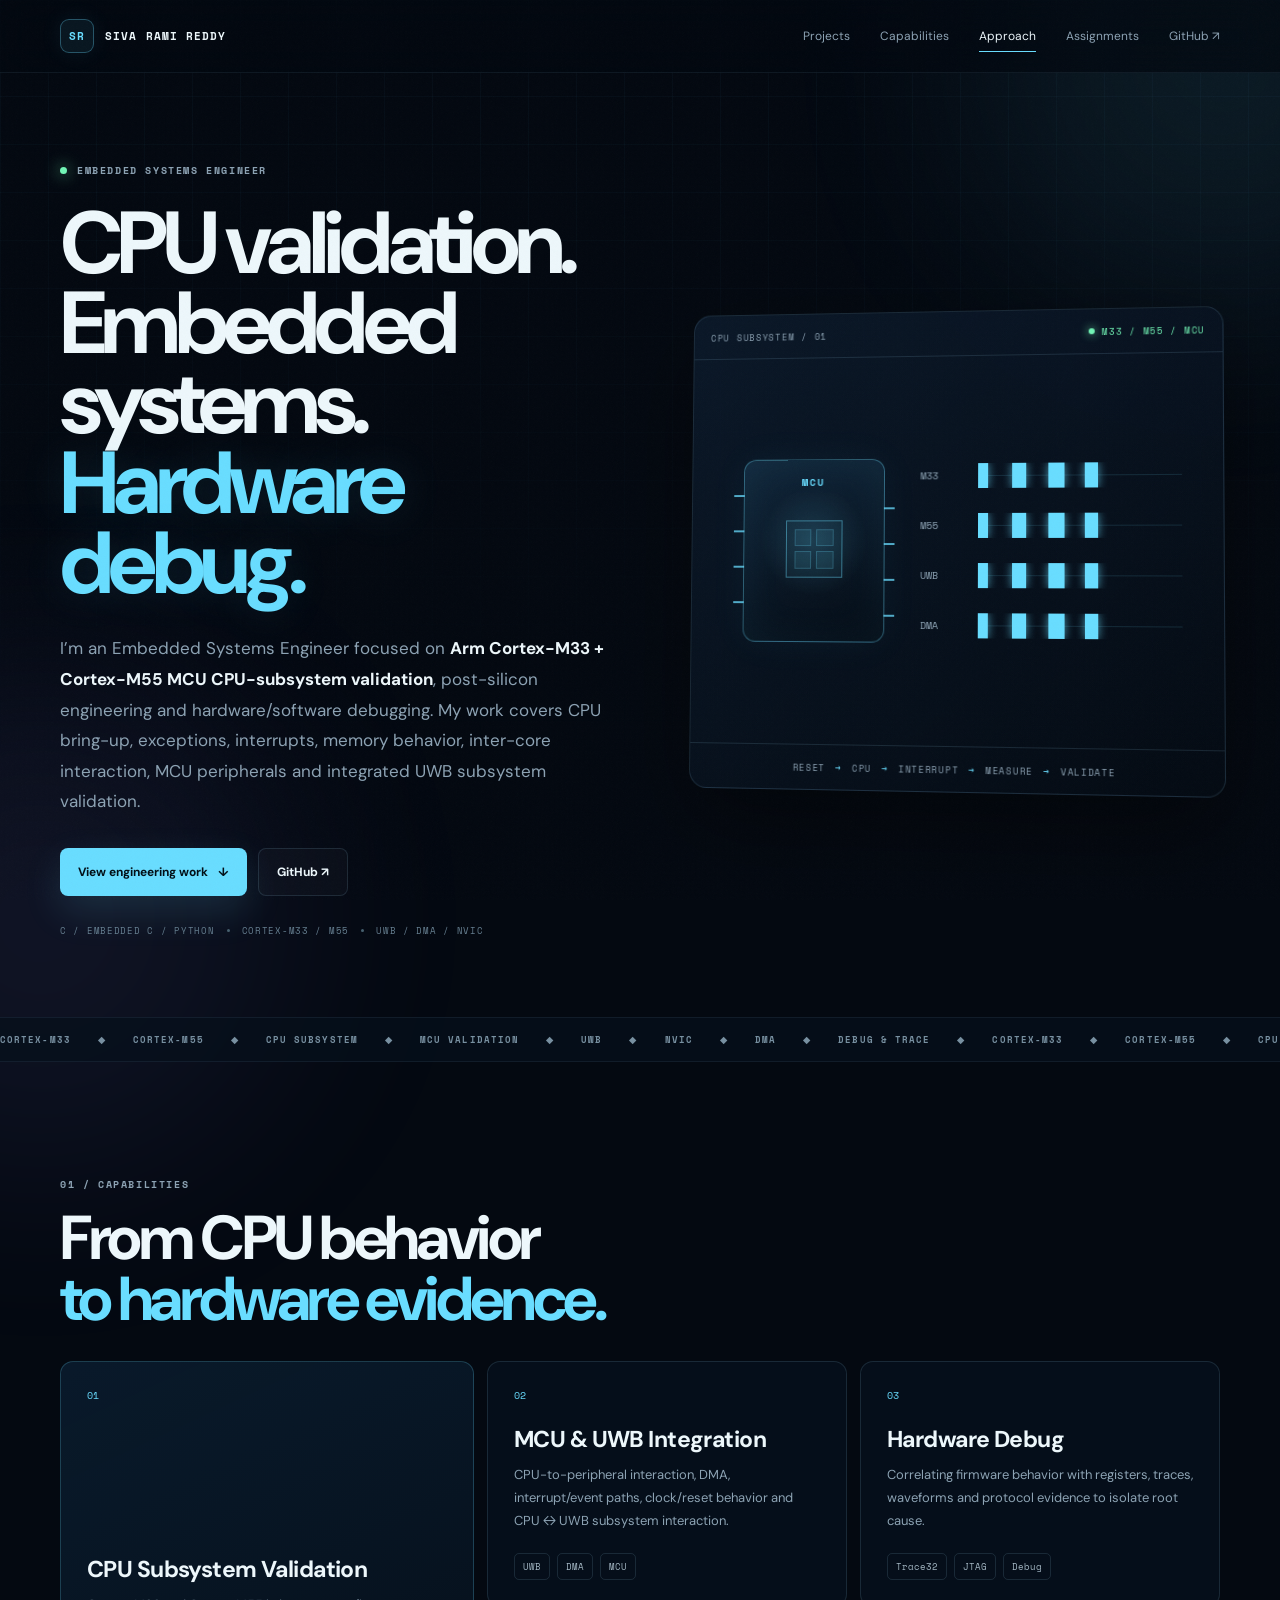
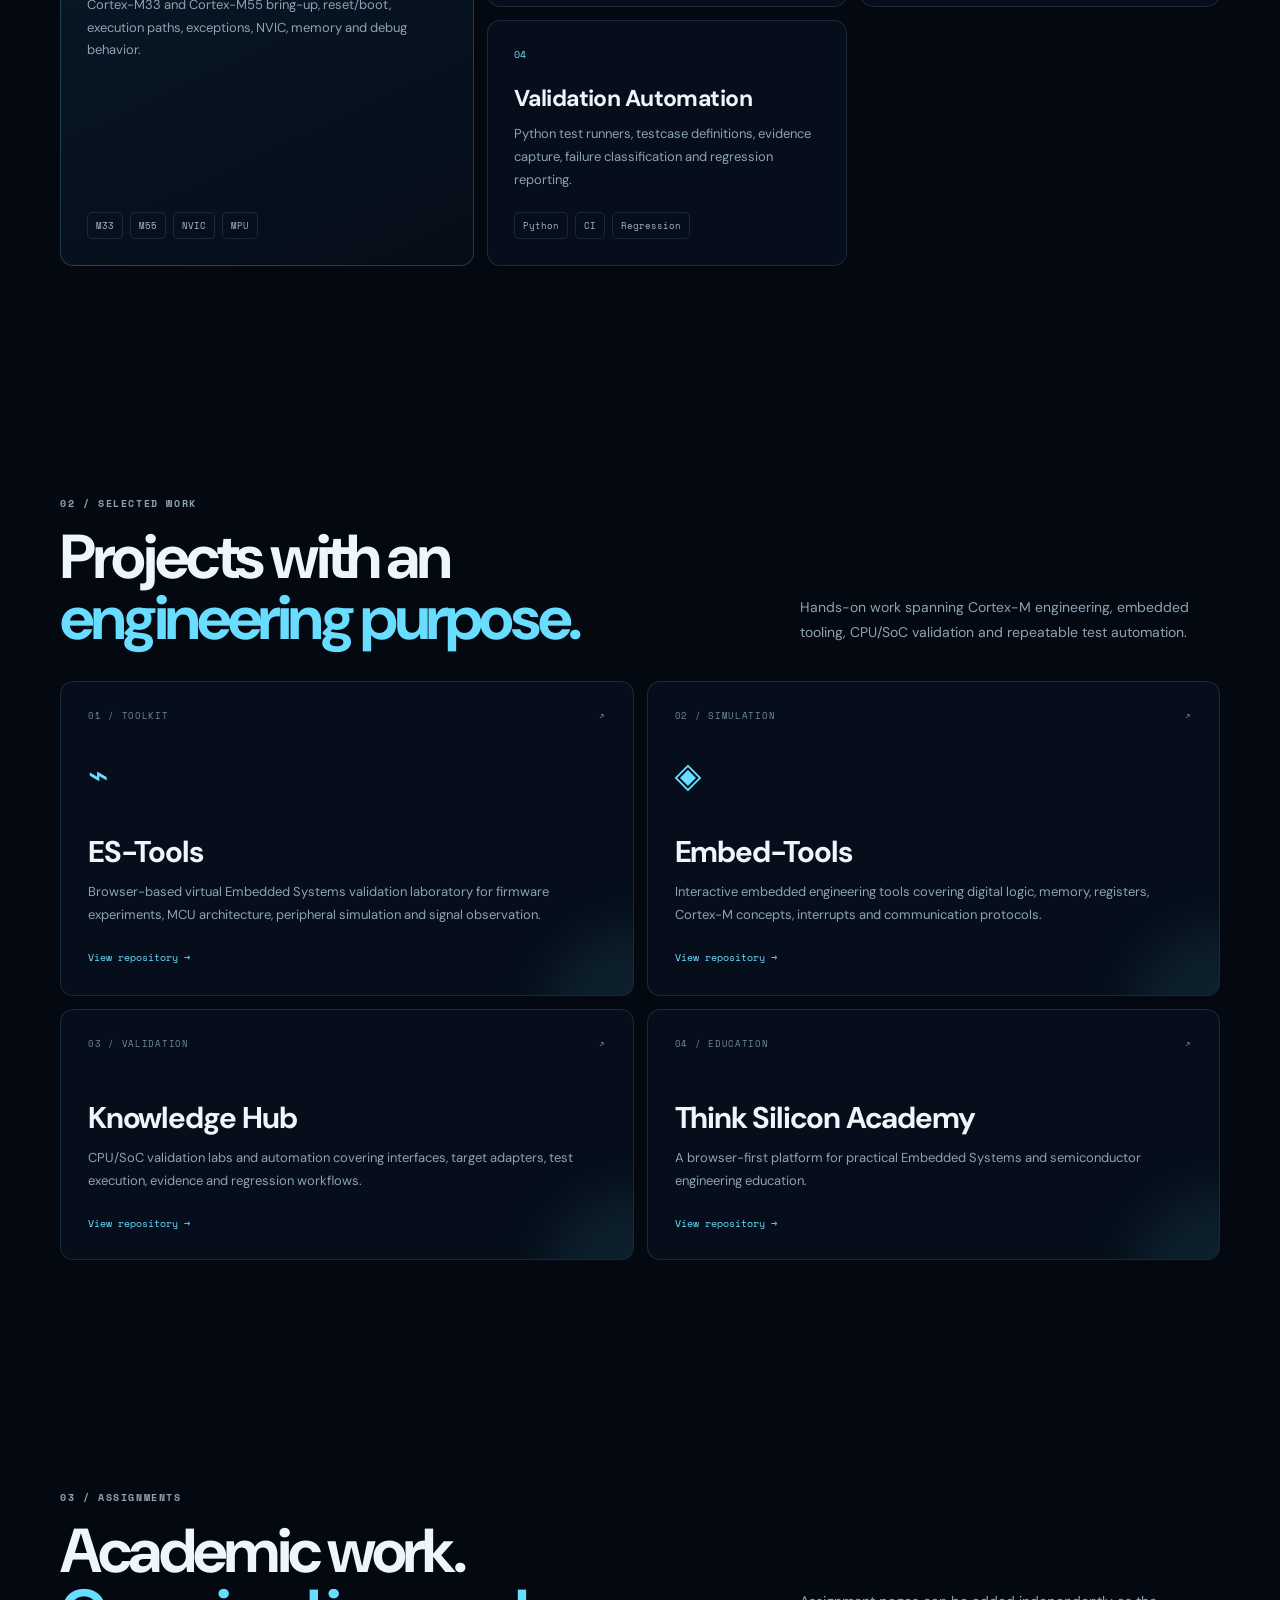
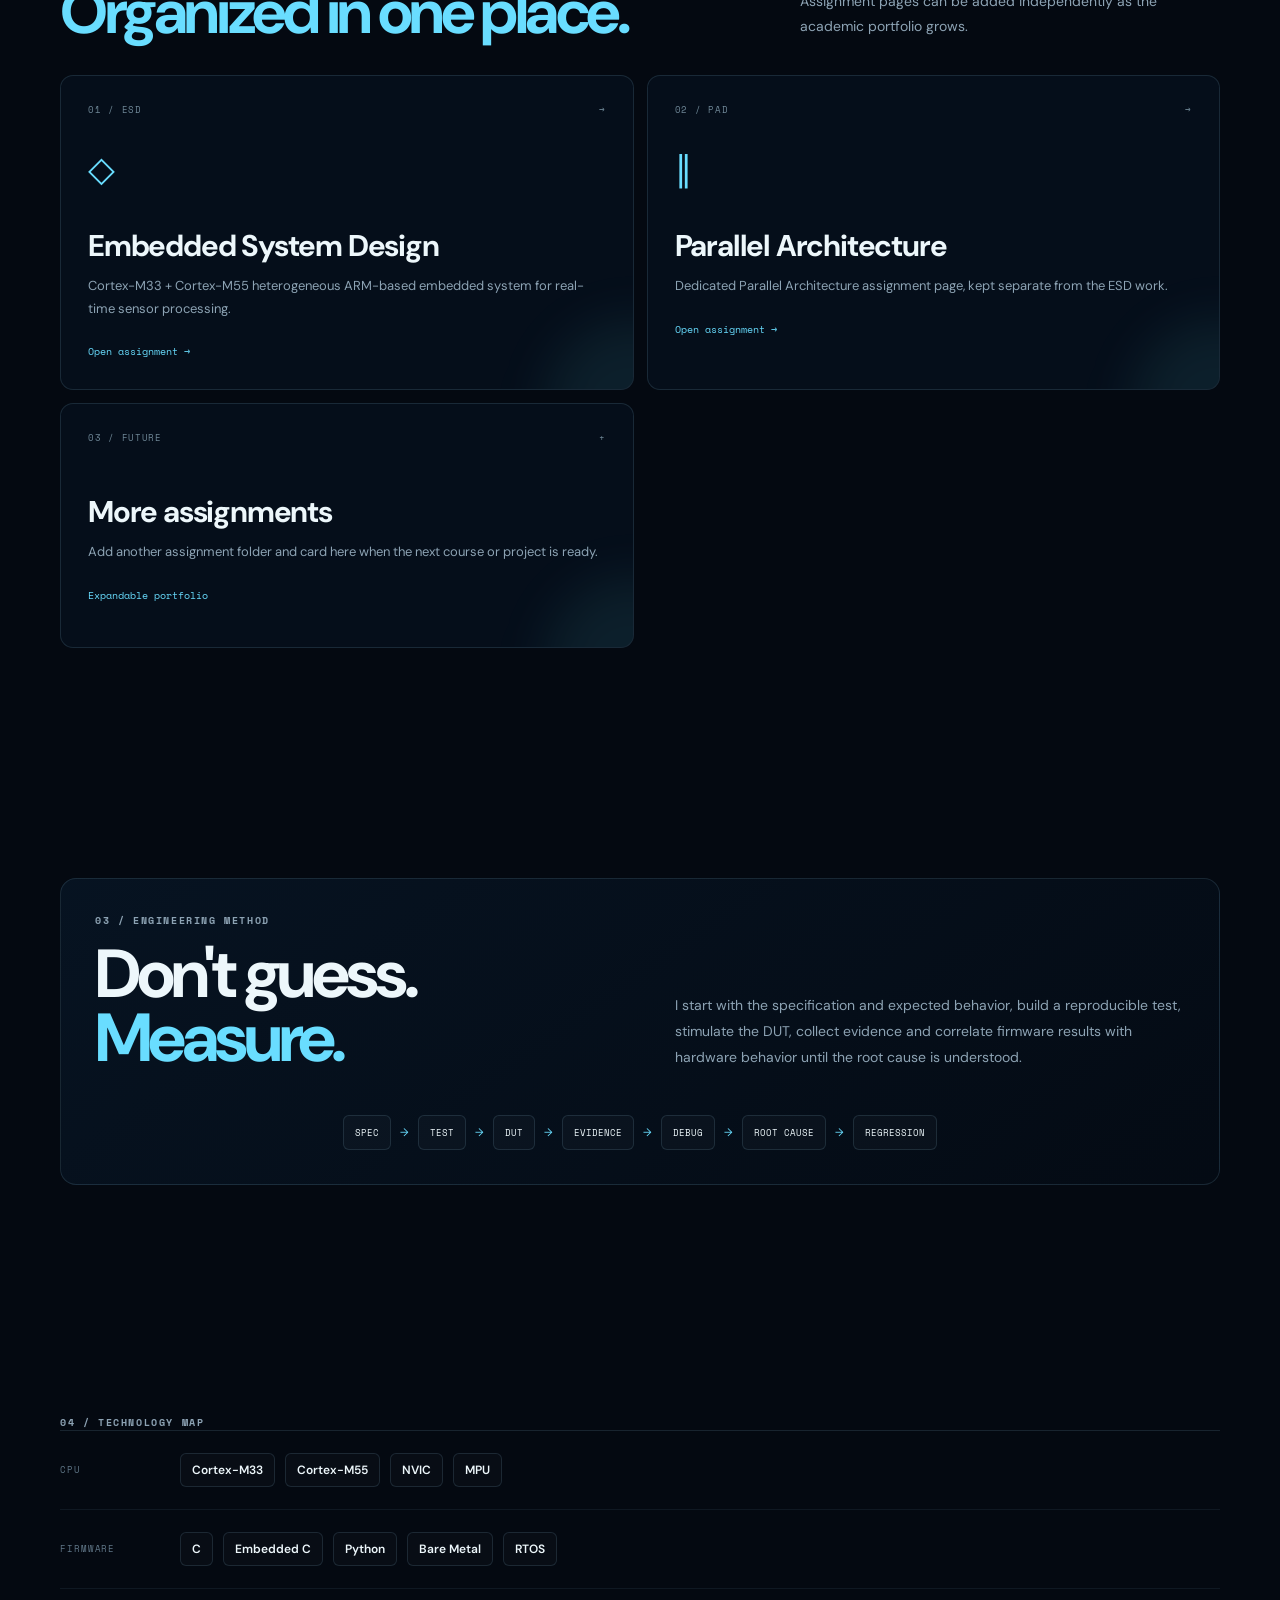
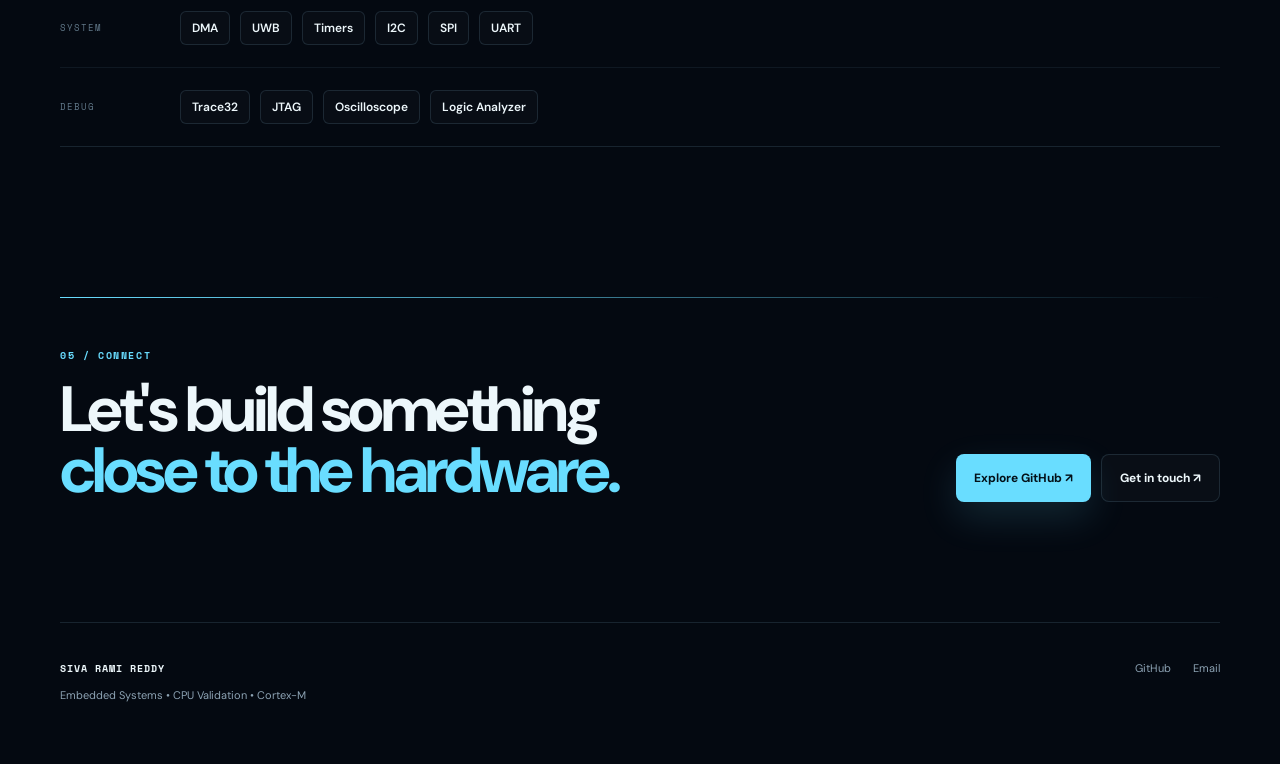
<file: index.html>
<!DOCTYPE html>
<html lang="en">
<head>
  <meta charset="UTF-8" />
  <meta name="viewport" content="width=device-width, initial-scale=1.0" />
  <meta name="description" content="Siva Rami Reddy — Embedded Systems Engineer specializing in Arm Cortex-M33 and Cortex-M55 CPU subsystem validation, MCU bring-up and post-silicon engineering." />
  <meta name="theme-color" content="#050b14" />
  <meta property="og:title" content="Siva Rami Reddy | Embedded Systems Engineer" />
  <meta property="og:description" content="Cortex-M33 + Cortex-M55 • CPU Subsystem Validation • MCU • UWB Integration • Hardware Debug" />
  <title>Siva Rami Reddy | Embedded Systems Engineer</title>
  <link rel="preconnect" href="https://fonts.googleapis.com" /><link rel="preconnect" href="https://fonts.gstatic.com" crossorigin /><link rel="stylesheet" href="style.css" />
</head>
<body>
  <div class="noise" aria-hidden="true"></div><div class="grid" aria-hidden="true"></div><div class="orb orb-a" aria-hidden="true"></div><div class="orb orb-b" aria-hidden="true"></div>
  <header class="nav-wrap"><nav class="nav container" aria-label="Primary navigation"><a class="brand" href="#home"><span class="brand-mark">SR</span><span>SIVA RAMI REDDY</span></a><div class="nav-links"><a href="#work">Projects</a><a href="#capabilities">Capabilities</a><a href="#method">Approach</a><a href="https://github.com/sivaramireddy18" target="_blank" rel="noreferrer">GitHub ↗</a></div></nav></header>
  <main id="home">
    <section class="hero container reveal">
      <div class="hero-copy">
        <div class="eyebrow"><span class="pulse"></span> EMBEDDED SYSTEMS ENGINEER</div>
        <h1>CPU validation.<br />Embedded systems.<br /><span class="accent">Hardware debug.</span></h1>
        <p class="hero-text">I’m an Embedded Systems Engineer focused on <strong>Arm Cortex-M33 + Cortex-M55 MCU CPU-subsystem validation</strong>, post-silicon engineering and hardware/software debugging. My work covers CPU bring-up, exceptions, interrupts, memory behavior, inter-core interaction, MCU peripherals and integrated UWB subsystem validation.</p>
        <div class="hero-actions"><a class="btn btn-primary" href="#work">View engineering work <span>↓</span></a><a class="btn btn-ghost" href="https://github.com/sivaramireddy18" target="_blank" rel="noreferrer">GitHub ↗</a></div>
        <div class="hero-meta"><span>C / EMBEDDED C / PYTHON</span><i></i><span>CORTEX-M33 / M55</span><i></i><span>UWB / DMA / NVIC</span></div>
      </div>
      <div class="signal-panel" aria-label="CPU subsystem engineering visualization"><div class="panel-head"><span>CPU SUBSYSTEM / 01</span><span class="status"><i></i> M33 / M55 / MCU</span></div><div class="signal-content"><div class="chip"><div class="chip-label">MCU</div><div class="chip-core"><span></span><span></span><span></span><span></span></div><span class="pin p1"></span><span class="pin p2"></span><span class="pin p3"></span><span class="pin p4"></span><span class="pin p5"></span><span class="pin p6"></span><span class="pin p7"></span><span class="pin p8"></span></div><div class="signal-lines"><div class="line"><span class="line-label">M33</span><span class="trace"></span></div><div class="line"><span class="line-label">M55</span><span class="trace delay"></span></div><div class="line"><span class="line-label">UWB</span><span class="trace fast"></span></div><div class="line"><span class="line-label">DMA</span><span class="trace slow"></span></div></div></div><div class="panel-foot"><span>RESET</span><b>→</b><span>CPU</span><b>→</b><span>INTERRUPT</span><b>→</b><span>MEASURE</span><b>→</b><span>VALIDATE</span></div></div>
    </section>
    <section class="ticker" aria-label="Engineering domains"><div class="ticker-track" aria-hidden="true"><span>CORTEX-M33</span><span class="ticker-dot">◆</span><span>CORTEX-M55</span><span class="ticker-dot">◆</span><span>CPU SUBSYSTEM</span><span class="ticker-dot">◆</span><span>MCU VALIDATION</span><span class="ticker-dot">◆</span><span>UWB</span><span class="ticker-dot">◆</span><span>NVIC</span><span class="ticker-dot">◆</span><span>DMA</span><span class="ticker-dot">◆</span><span>DEBUG & TRACE</span><span class="ticker-dot">◆</span><span>CORTEX-M33</span><span class="ticker-dot">◆</span><span>CORTEX-M55</span><span class="ticker-dot">◆</span><span>CPU SUBSYSTEM</span><span class="ticker-dot">◆</span><span>MCU VALIDATION</span><span class="ticker-dot">◆</span><span>UWB</span><span class="ticker-dot">◆</span><span>NVIC</span><span class="ticker-dot">◆</span><span>DMA</span></div></section>
    <section id="capabilities" class="section container reveal"><div class="section-heading"><div class="section-label">01 / CAPABILITIES</div><h2>From CPU behavior<br /><span>to hardware evidence.</span></h2></div><div class="capability-grid"><article class="capability-card capability-main"><span class="card-num">01</span><div><h3>CPU Subsystem Validation</h3><p>Cortex-M33 and Cortex-M55 bring-up, reset/boot, execution paths, exceptions, NVIC, memory and debug behavior.</p></div><div class="tags"><span>M33</span><span>M55</span><span>NVIC</span><span>MPU</span></div></article><article class="capability-card"><span class="card-num">02</span><div><h3>MCU & UWB Integration</h3><p>CPU-to-peripheral interaction, DMA, interrupt/event paths, clock/reset behavior and CPU ↔ UWB subsystem interaction.</p></div><div class="tags"><span>UWB</span><span>DMA</span><span>MCU</span></div></article><article class="capability-card"><span class="card-num">03</span><div><h3>Hardware Debug</h3><p>Correlating firmware behavior with registers, traces, waveforms and protocol evidence to isolate root cause.</p></div><div class="tags"><span>Trace32</span><span>JTAG</span><span>Debug</span></div></article><article class="capability-card"><span class="card-num">04</span><div><h3>Validation Automation</h3><p>Python test runners, testcase definitions, evidence capture, failure classification and regression reporting.</p></div><div class="tags"><span>Python</span><span>CI</span><span>Regression</span></div></article></div></section>
    <section id="work" class="section container reveal"><div class="section-heading split-heading"><div><div class="section-label">02 / SELECTED WORK</div><h2>Projects with an<br /><span>engineering purpose.</span></h2></div><p>Hands-on work spanning Cortex-M engineering, embedded tooling, CPU/SoC validation and repeatable test automation.</p></div><div class="work-grid"><a class="project project-large" href="https://github.com/sivaramireddy18/ES-Tools" target="_blank" rel="noreferrer"><div class="project-top"><span>01 / TOOLKIT</span><span>↗</span></div><div class="project-icon">⌁</div><h3>ES-Tools</h3><p>Browser-based virtual Embedded Systems validation laboratory for firmware experiments, MCU architecture, peripheral simulation and signal observation.</p><span class="project-arrow">View repository →</span></a><a class="project project-large" href="https://github.com/sivaramireddy18/Embed-Tools" target="_blank" rel="noreferrer"><div class="project-top"><span>02 / SIMULATION</span><span>↗</span></div><div class="project-icon">◈</div><h3>Embed-Tools</h3><p>Interactive embedded engineering tools covering digital logic, memory, registers, Cortex-M concepts, interrupts and communication protocols.</p><span class="project-arrow">View repository →</span></a><a class="project" href="https://github.com/sivaramireddy18/Knowledge-Hub-Embedded-Systems" target="_blank" rel="noreferrer"><div class="project-top"><span>03 / VALIDATION</span><span>↗</span></div><h3>Knowledge Hub</h3><p>CPU/SoC validation labs and automation covering interfaces, target adapters, test execution, evidence and regression workflows.</p><span class="project-arrow">View repository →</span></a><a class="project" href="https://github.com/sivaramireddy18/Think-Silicon-Academy" target="_blank" rel="noreferrer"><div class="project-top"><span>04 / EDUCATION</span><span>↗</span></div><h3>Think Silicon Academy</h3><p>A browser-first platform for practical Embedded Systems and semiconductor engineering education.</p><span class="project-arrow">View repository →</span></a></div></section>
    <section id="method" class="section container reveal"><div class="method-shell"><div class="section-label">03 / ENGINEERING METHOD</div><div class="method-intro"><h2>Don't guess.<br /><span>Measure.</span></h2><p>I start with the specification and expected behavior, build a reproducible test, stimulate the DUT, collect evidence and correlate firmware results with hardware behavior until the root cause is understood.</p></div><div class="method-flow"><div>SPEC</div><span>→</span><div>TEST</div><span>→</span><div>DUT</div><span>→</span><div>EVIDENCE</div><span>→</span><div>DEBUG</div><span>→</span><div>ROOT CAUSE</div><span>→</span><div>REGRESSION</div></div></div></section>
    <section class="section container reveal"><div class="section-label">04 / TECHNOLOGY MAP</div><div class="tech-map"><div class="tech-group"><span>CPU</span><strong>Cortex-M33</strong><strong>Cortex-M55</strong><strong>NVIC</strong><strong>MPU</strong></div><div class="tech-group"><span>FIRMWARE</span><strong>C</strong><strong>Embedded C</strong><strong>Python</strong><strong>Bare Metal</strong><strong>RTOS</strong></div><div class="tech-group"><span>SYSTEM</span><strong>DMA</strong><strong>UWB</strong><strong>Timers</strong><strong>I2C</strong><strong>SPI</strong><strong>UART</strong></div><div class="tech-group"><span>DEBUG</span><strong>Trace32</strong><strong>JTAG</strong><strong>Oscilloscope</strong><strong>Logic Analyzer</strong></div></div></section>
    <section class="closing container reveal"><div class="closing-line"></div><div class="closing-content"><div><span class="section-label">05 / CONNECT</span><h2>Let's build something<br /><span>close to the hardware.</span></h2></div><div class="closing-actions"><a class="btn btn-primary" href="https://github.com/sivaramireddy18" target="_blank" rel="noreferrer">Explore GitHub ↗</a><a class="btn btn-ghost" href="mailto:gsivaramireddy18@gmail.com">Get in touch ↗</a></div></div></section>
  </main>
  <footer class="footer container"><div><strong>SIVA RAMI REDDY</strong><span>Embedded Systems • CPU Validation • Cortex-M</span></div><div class="footer-links"><a href="https://github.com/sivaramireddy18" target="_blank" rel="noreferrer">GitHub</a><a href="mailto:gsivaramireddy18@gmail.com">Email</a></div></footer>
  <script src="script.js"></script>
</body>
</html>
</file>
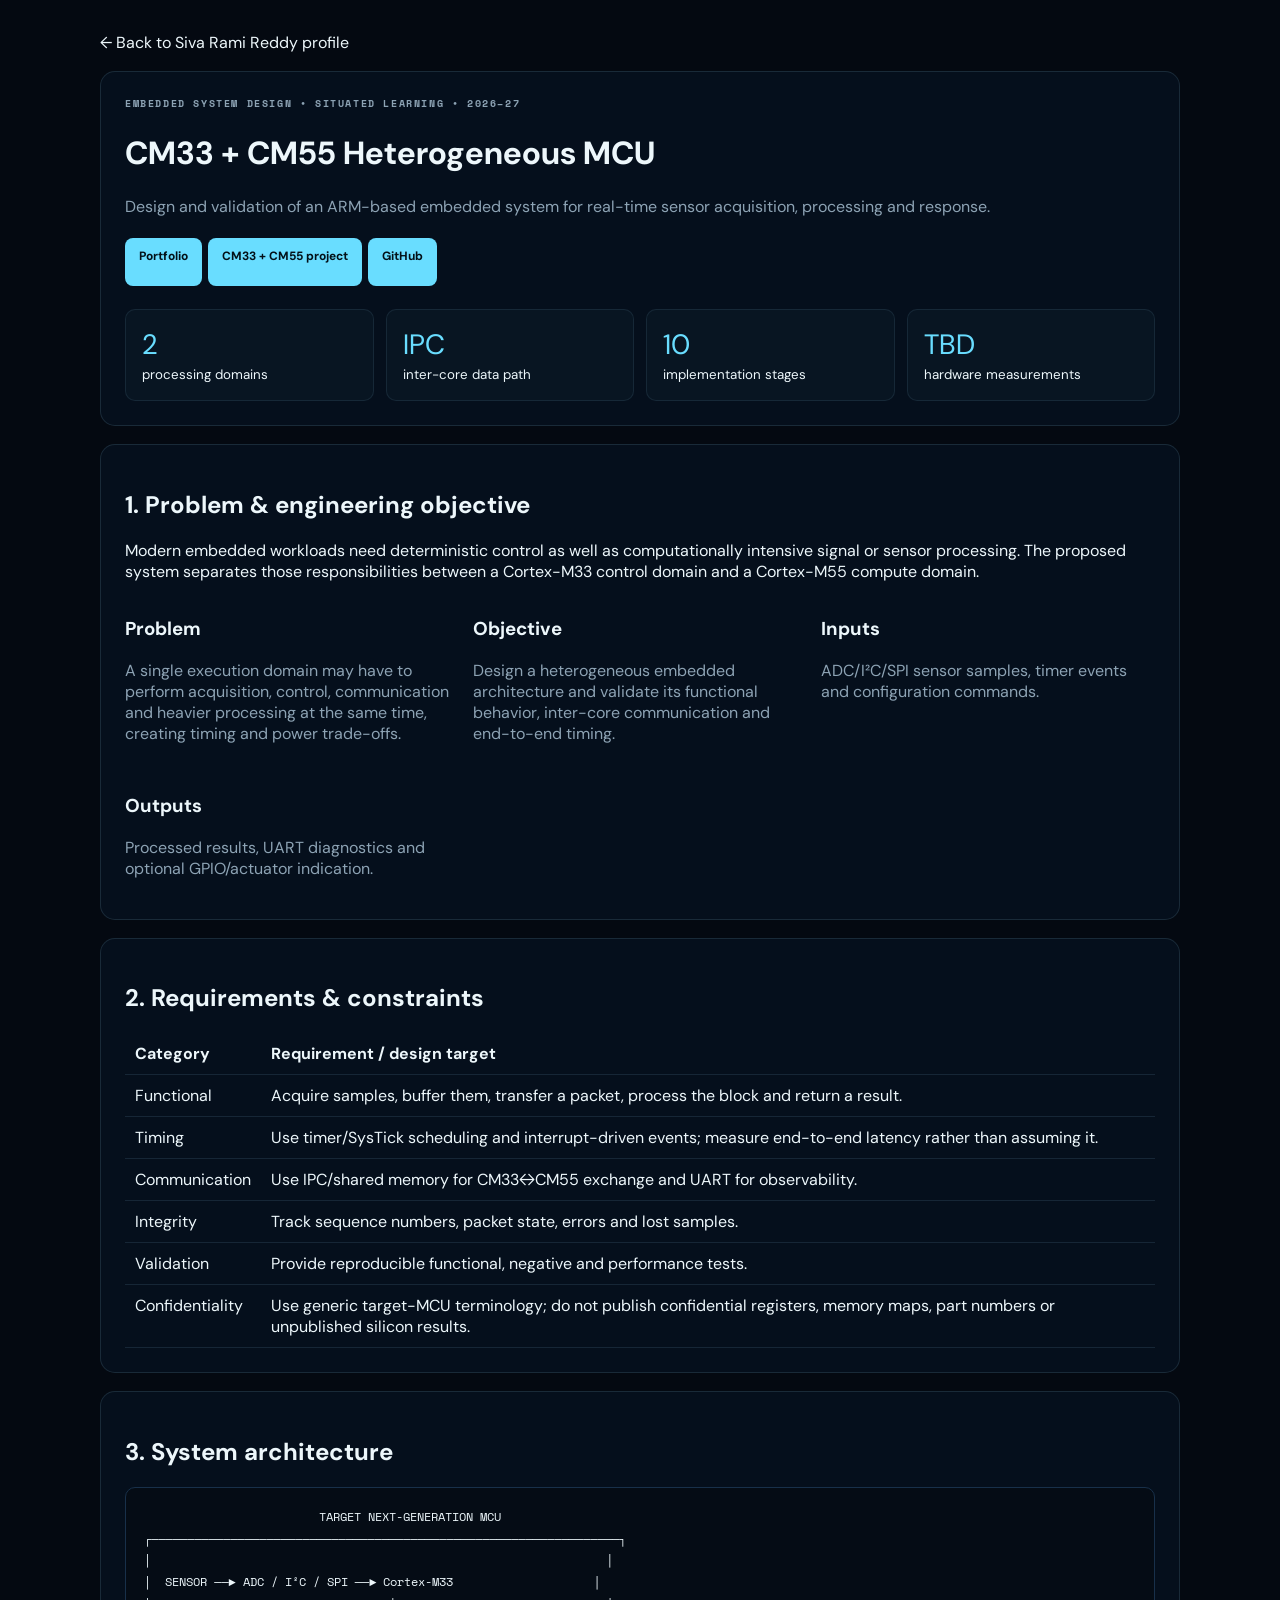
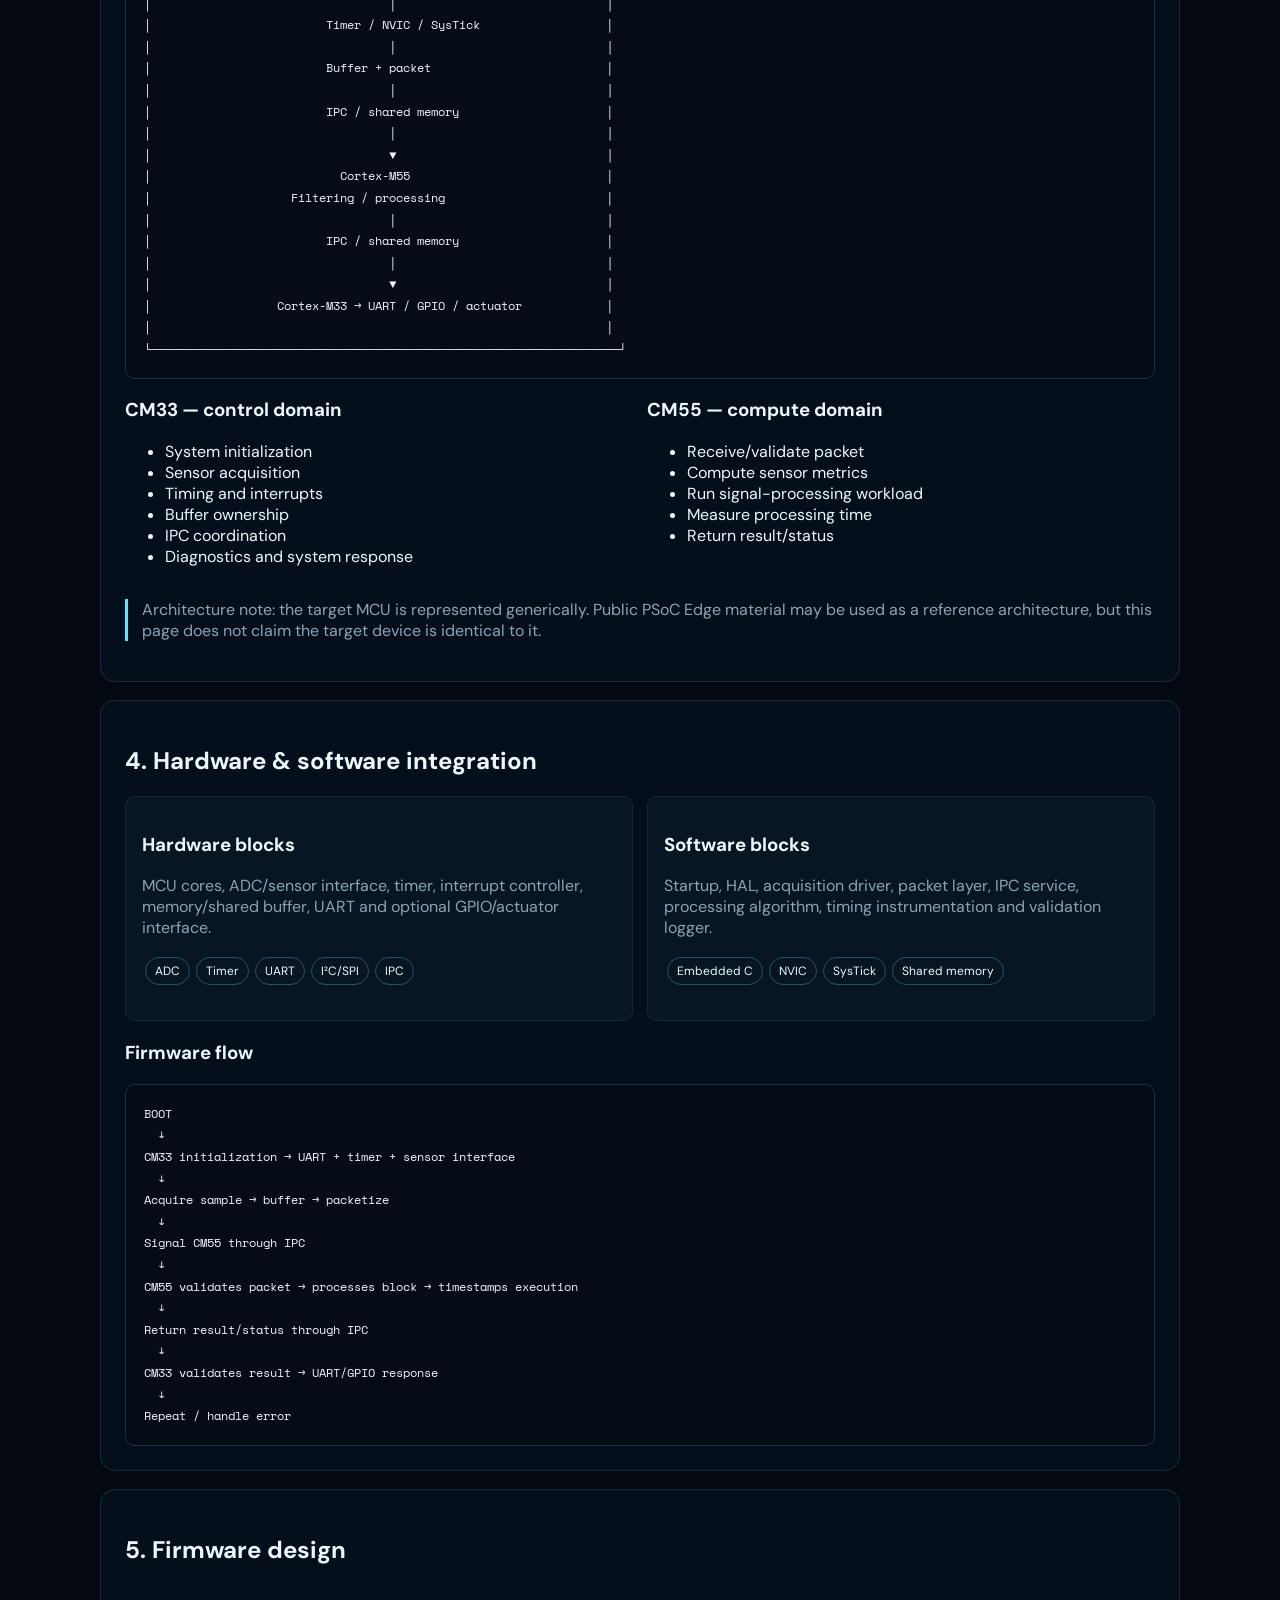
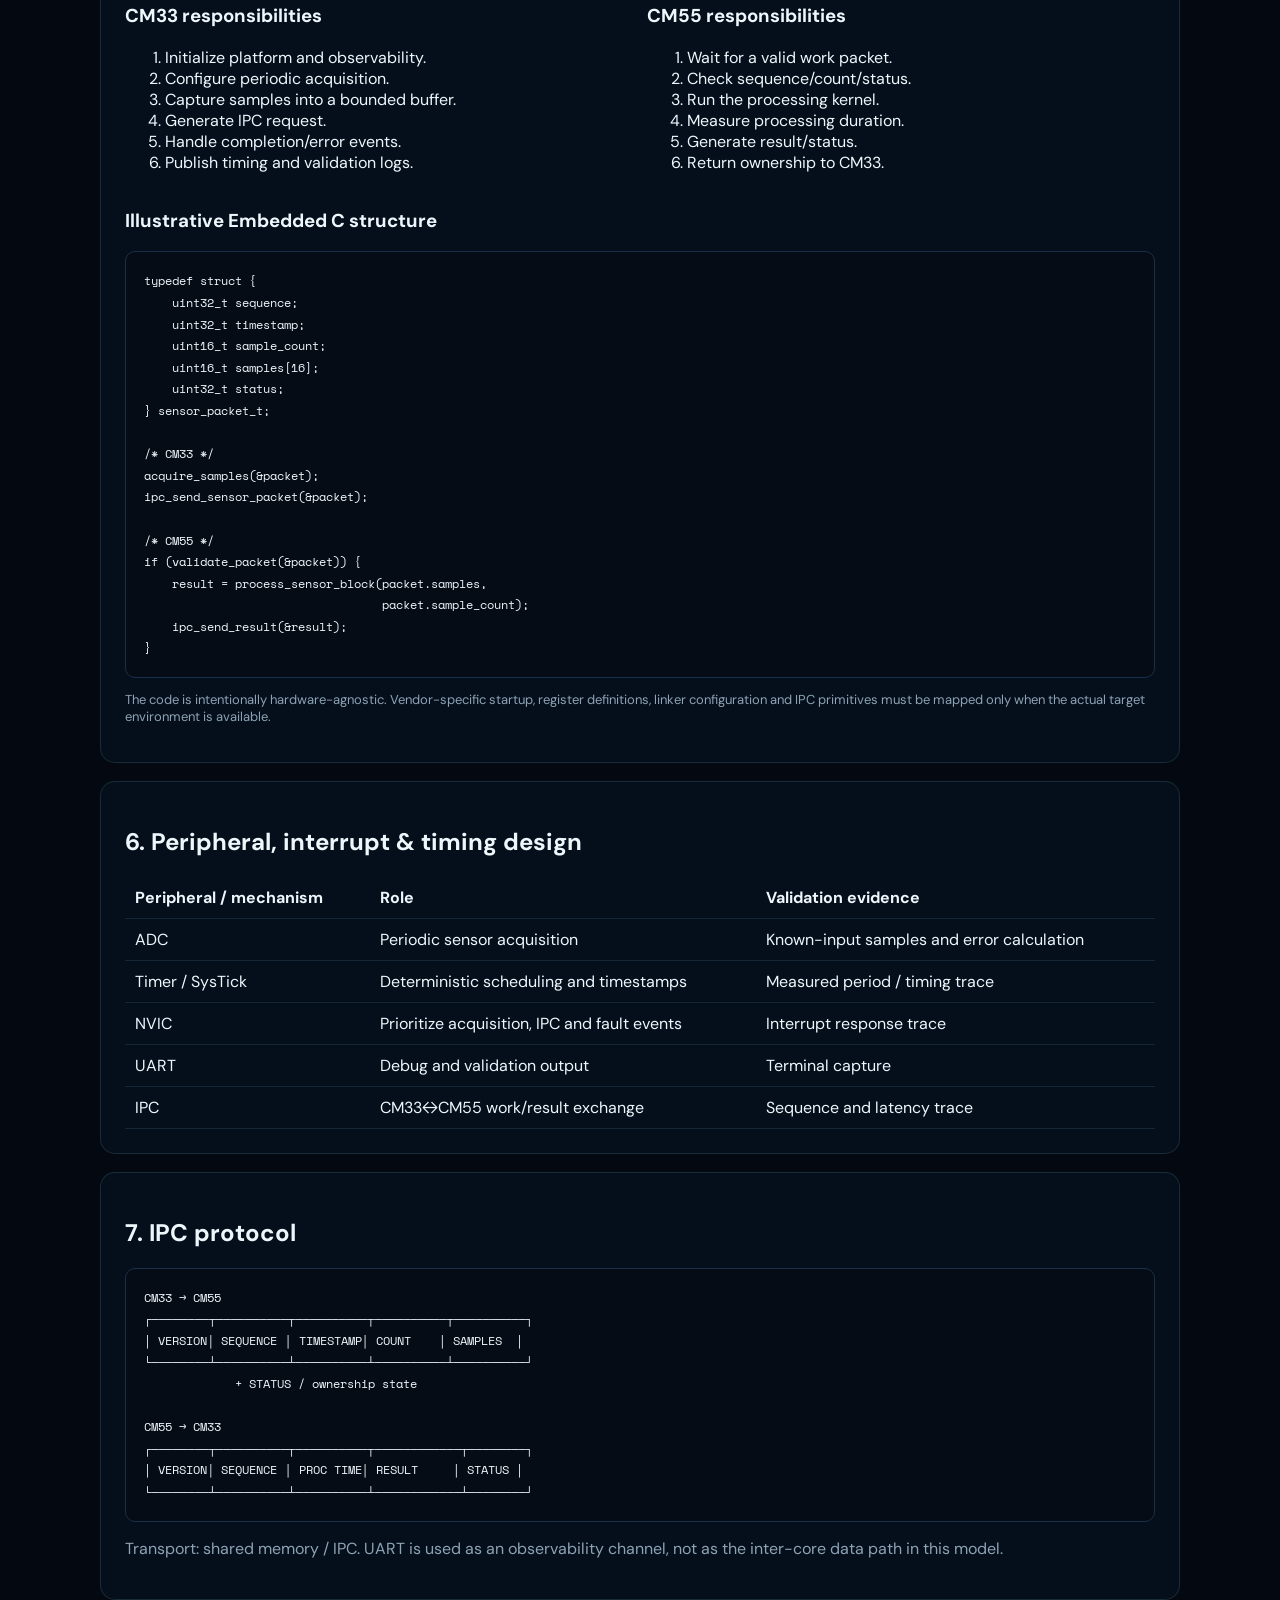
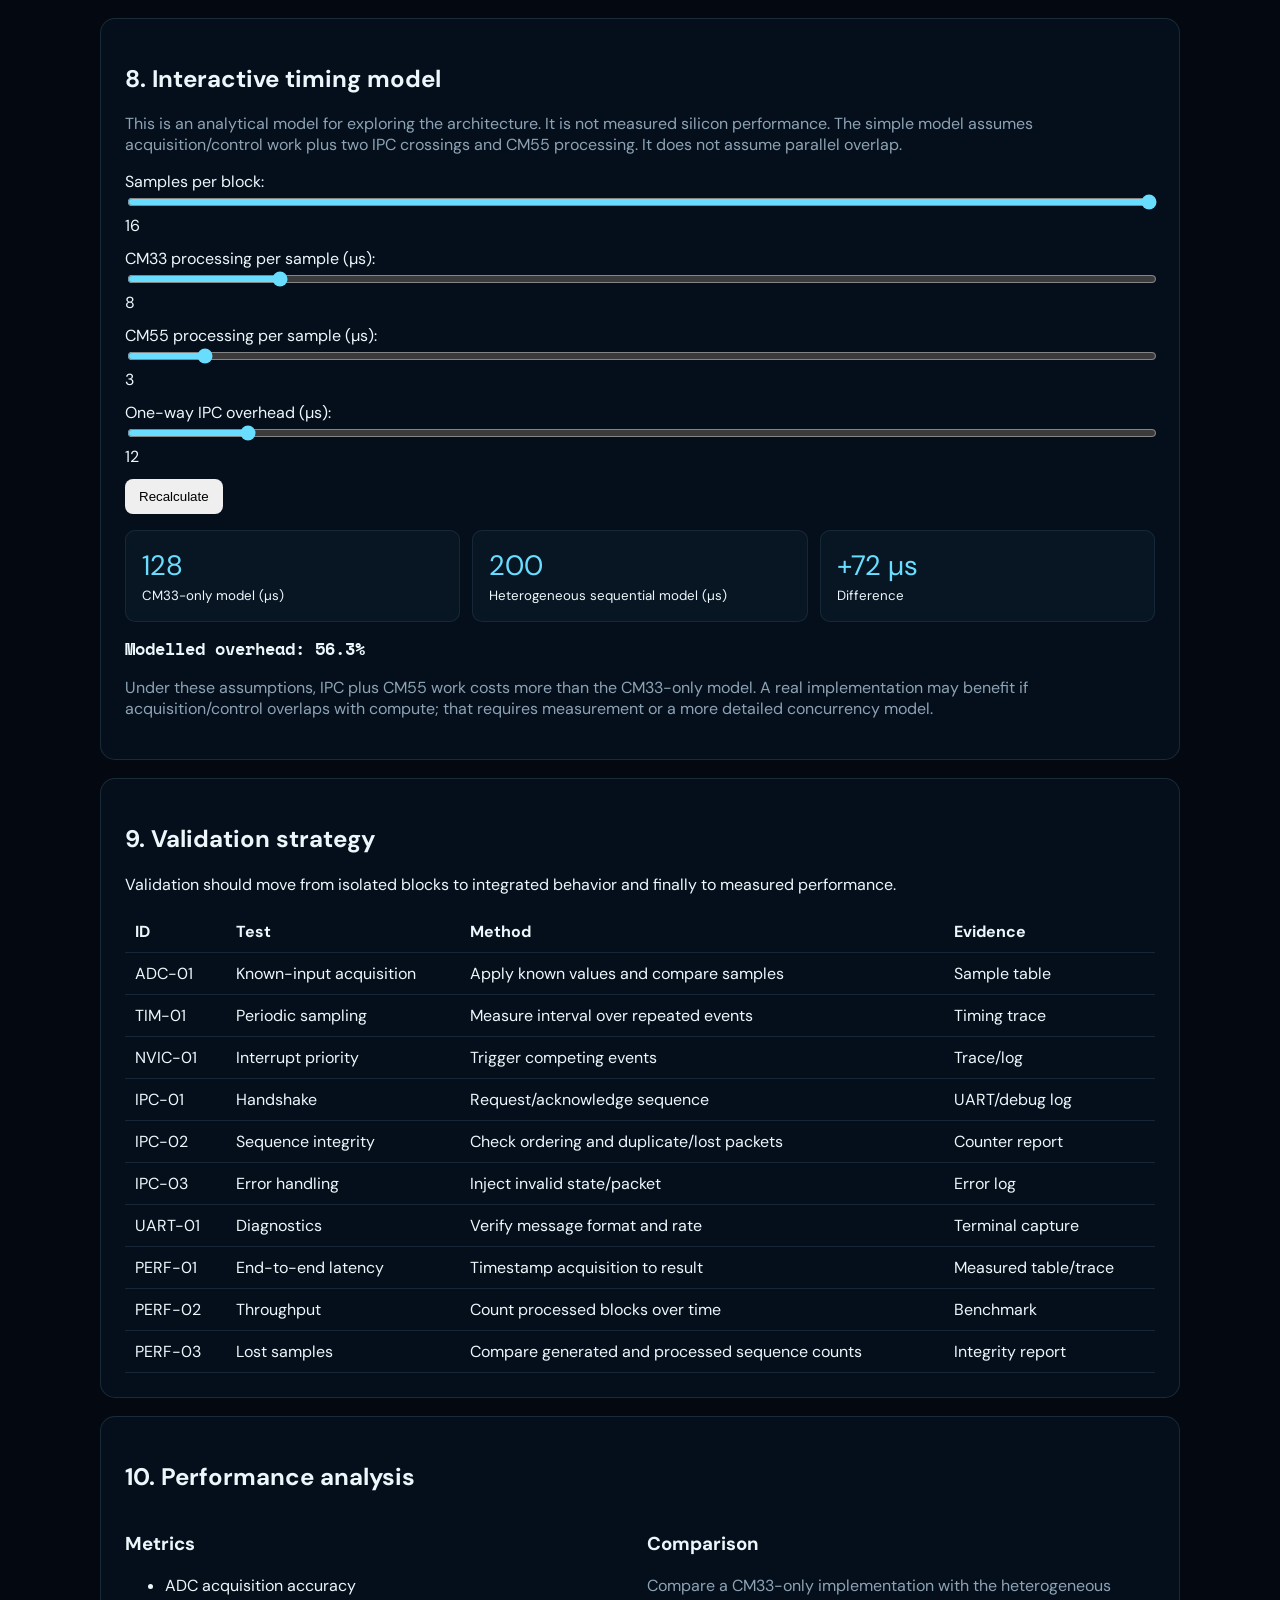
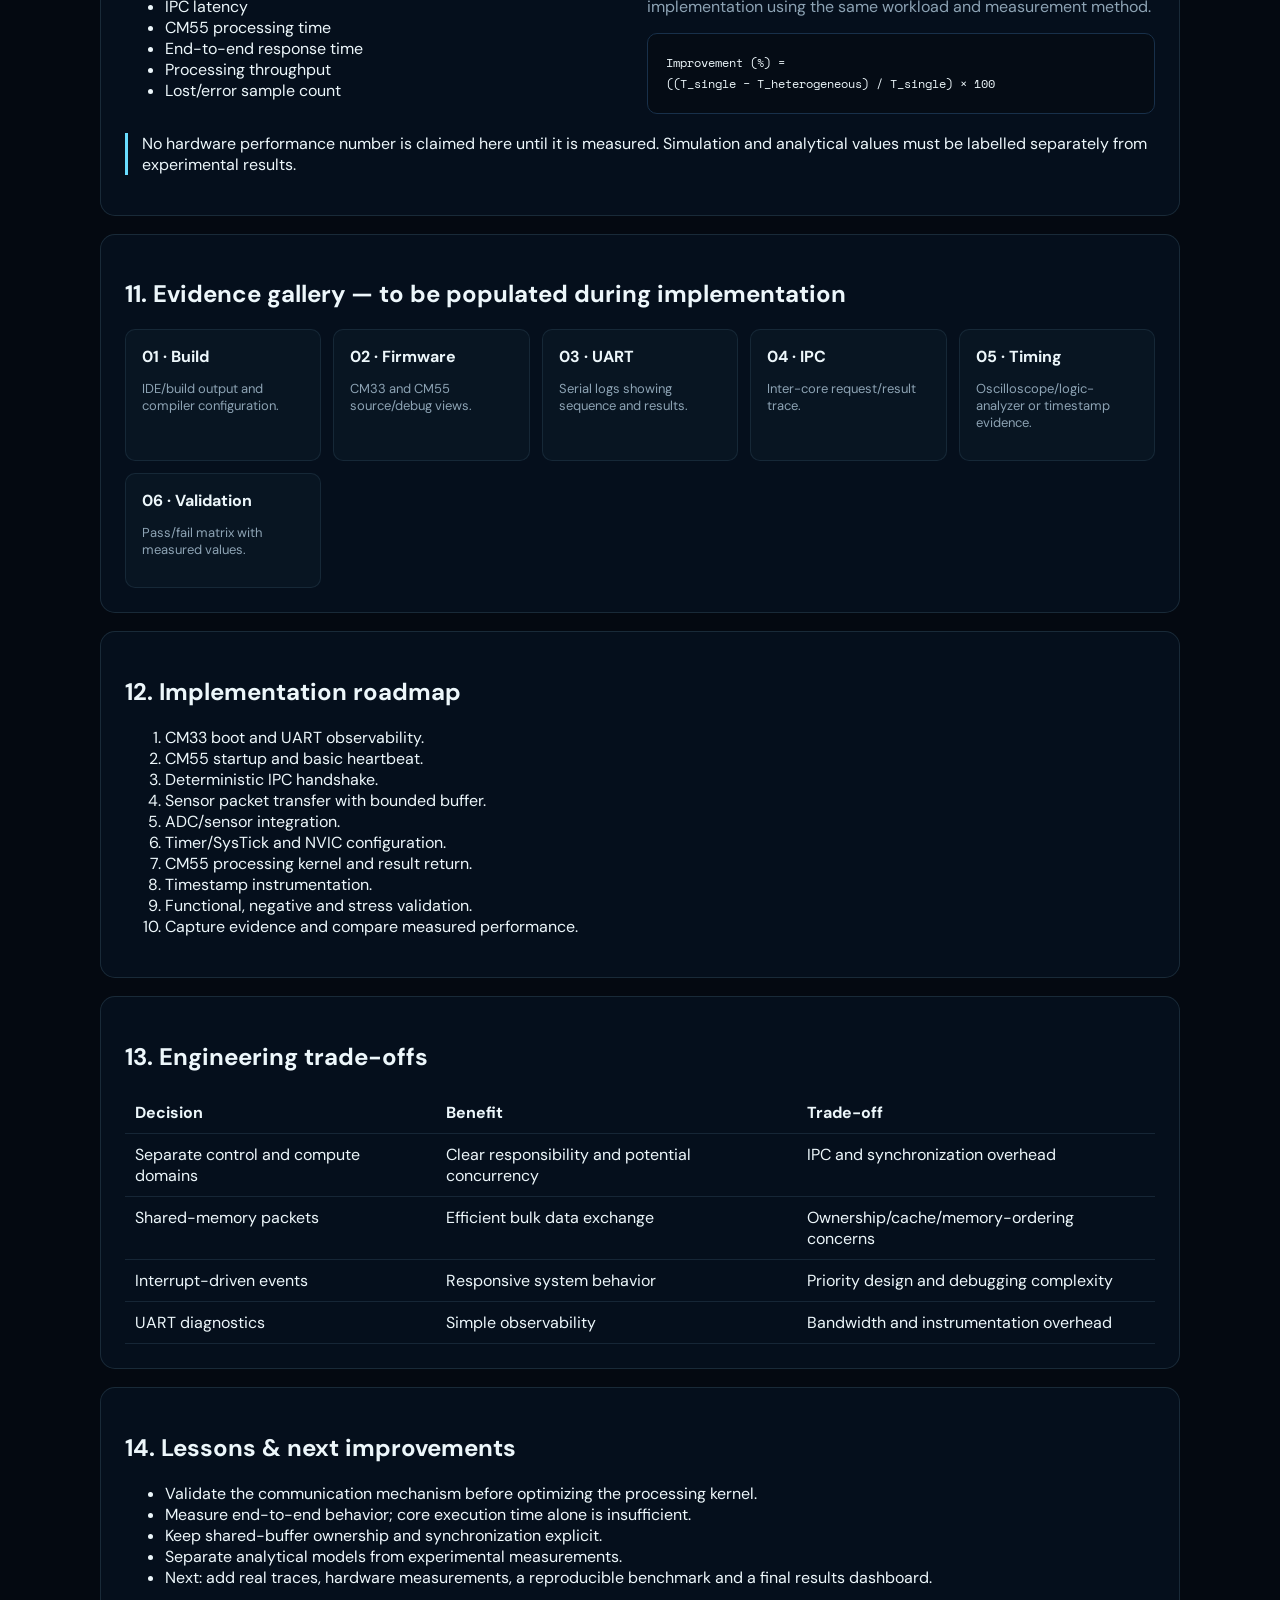
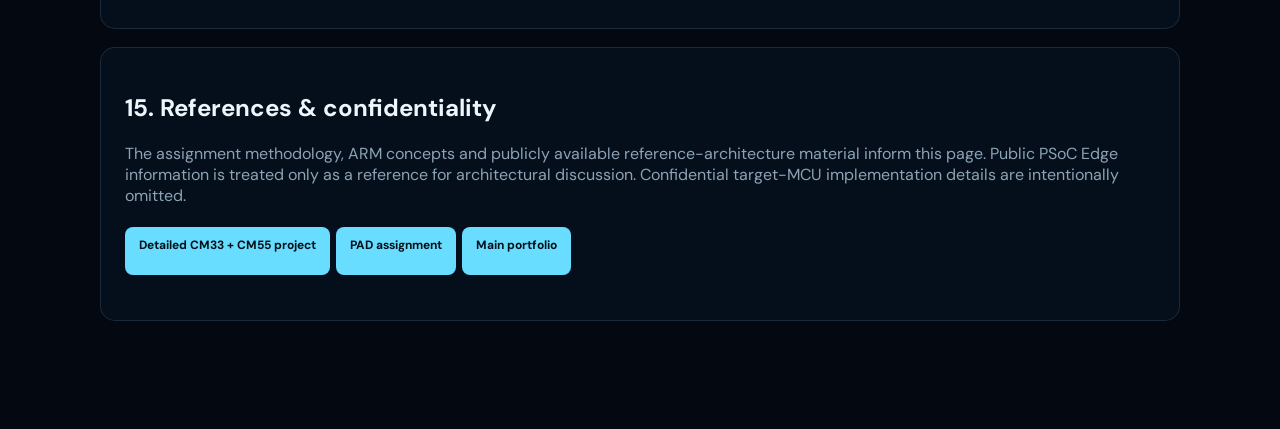
<file: assignments/esd/index.html>
<!doctype html>
<html lang="en">
<head>
<meta charset="utf-8"><meta name="viewport" content="width=device-width,initial-scale=1">
<title>ESD | CM33 + CM55 Heterogeneous MCU | Siva Rami Reddy</title>
<link rel="stylesheet" href="../../style.css">
<style>
.page{max-width:1120px;margin:auto;padding:32px 20px 90px}.box{background:rgba(7,18,31,.82);border:1px solid rgba(150,205,232,.14);border-radius:15px;padding:24px;margin:18px 0}.grid2{display:grid;grid-template-columns:repeat(auto-fit,minmax(260px,1fr));gap:14px}.grid3{display:grid;grid-template-columns:repeat(auto-fit,minmax(190px,1fr));gap:12px}.flow{font:12px 'Space Mono',monospace;white-space:pre-wrap;background:#050c15;border:1px solid #18304a;border-radius:10px;padding:18px;line-height:1.8;overflow:auto}.btn{display:inline-block;padding:10px 14px;border-radius:8px;background:#69ddff;color:#031018;font-weight:700;margin:5px 6px 5px 0}.muted{color:#8da3b4}.metric{font-size:28px;color:#69ddff}.card{background:#081522;border:1px solid rgba(150,205,232,.10);border-radius:10px;padding:16px}.sim input{width:100%;accent-color:#69ddff}.sim label{display:block;margin:12px 0}.sim button{padding:10px 14px;border:0;border-radius:8px;cursor:pointer}.result{font:700 17px 'Space Mono',monospace;margin-top:14px}table{width:100%;border-collapse:collapse}th,td{padding:10px;border-bottom:1px solid rgba(150,205,232,.12);text-align:left;vertical-align:top}.tag{display:inline-block;border:1px solid rgba(105,221,255,.3);border-radius:20px;padding:5px 9px;margin:3px;font-size:12px}.warn{border-left:3px solid #69ddff;padding-left:14px}.small{font-size:13px}
</style>
</head>
<body>
<main class="page">
<a href="../../index.html">← Back to Siva Rami Reddy profile</a>
<header class="box">
<span class="eyebrow">EMBEDDED SYSTEM DESIGN • SITUATED LEARNING • 2026–27</span>
<h1>CM33 + CM55 Heterogeneous MCU</h1>
<p class="muted">Design and validation of an ARM-based embedded system for real-time sensor acquisition, processing and response.</p>
<a class="btn" href="../../index.html">Portfolio</a><a class="btn" href="../../projects/cm33-cm55/">CM33 + CM55 project</a><a class="btn" href="https://github.com/sivaramireddy18">GitHub</a>
<div class="grid3" style="margin-top:18px"><div class="card"><div class="metric">2</div><small>processing domains</small></div><div class="card"><div class="metric">IPC</div><small>inter-core data path</small></div><div class="card"><div class="metric">10</div><small>implementation stages</small></div><div class="card"><div class="metric">TBD</div><small>hardware measurements</small></div></div>
</header>

<section class="box"><h2>1. Problem & engineering objective</h2>
<p>Modern embedded workloads need deterministic control as well as computationally intensive signal or sensor processing. The proposed system separates those responsibilities between a Cortex-M33 control domain and a Cortex-M55 compute domain.</p>
<div class="grid2"><div><h3>Problem</h3><p class="muted">A single execution domain may have to perform acquisition, control, communication and heavier processing at the same time, creating timing and power trade-offs.</p></div><div><h3>Objective</h3><p class="muted">Design a heterogeneous embedded architecture and validate its functional behavior, inter-core communication and end-to-end timing.</p></div><div><h3>Inputs</h3><p class="muted">ADC/I²C/SPI sensor samples, timer events and configuration commands.</p></div><div><h3>Outputs</h3><p class="muted">Processed results, UART diagnostics and optional GPIO/actuator indication.</p></div></div>
</section>

<section class="box"><h2>2. Requirements & constraints</h2>
<table><tr><th>Category</th><th>Requirement / design target</th></tr><tr><td>Functional</td><td>Acquire samples, buffer them, transfer a packet, process the block and return a result.</td></tr><tr><td>Timing</td><td>Use timer/SysTick scheduling and interrupt-driven events; measure end-to-end latency rather than assuming it.</td></tr><tr><td>Communication</td><td>Use IPC/shared memory for CM33↔CM55 exchange and UART for observability.</td></tr><tr><td>Integrity</td><td>Track sequence numbers, packet state, errors and lost samples.</td></tr><tr><td>Validation</td><td>Provide reproducible functional, negative and performance tests.</td></tr><tr><td>Confidentiality</td><td>Use generic target-MCU terminology; do not publish confidential registers, memory maps, part numbers or unpublished silicon results.</td></tr></table>
</section>

<section class="box"><h2>3. System architecture</h2>
<div class="flow">                         TARGET NEXT-GENERATION MCU
┌─────────────────────────────────────────────────────────────────┐
│                                                                 │
│  SENSOR ──► ADC / I²C / SPI ──► Cortex-M33                    │
│                                  │                              │
│                         Timer / NVIC / SysTick                  │
│                                  │                              │
│                         Buffer + packet                         │
│                                  │                              │
│                         IPC / shared memory                     │
│                                  │                              │
│                                  ▼                              │
│                           Cortex-M55                            │
│                    Filtering / processing                       │
│                                  │                              │
│                         IPC / shared memory                     │
│                                  │                              │
│                                  ▼                              │
│                  Cortex-M33 → UART / GPIO / actuator            │
│                                                                 │
└─────────────────────────────────────────────────────────────────┘</div>
<div class="grid2"><div><h3>CM33 — control domain</h3><ul><li>System initialization</li><li>Sensor acquisition</li><li>Timing and interrupts</li><li>Buffer ownership</li><li>IPC coordination</li><li>Diagnostics and system response</li></ul></div><div><h3>CM55 — compute domain</h3><ul><li>Receive/validate packet</li><li>Compute sensor metrics</li><li>Run signal-processing workload</li><li>Measure processing time</li><li>Return result/status</li></ul></div></div>
<p class="muted warn">Architecture note: the target MCU is represented generically. Public PSoC Edge material may be used as a reference architecture, but this page does not claim the target device is identical to it.</p>
</section>

<section class="box"><h2>4. Hardware & software integration</h2>
<div class="grid2"><div class="card"><h3>Hardware blocks</h3><p class="muted">MCU cores, ADC/sensor interface, timer, interrupt controller, memory/shared buffer, UART and optional GPIO/actuator interface.</p><p><span class="tag">ADC</span><span class="tag">Timer</span><span class="tag">UART</span><span class="tag">I²C/SPI</span><span class="tag">IPC</span></p></div><div class="card"><h3>Software blocks</h3><p class="muted">Startup, HAL, acquisition driver, packet layer, IPC service, processing algorithm, timing instrumentation and validation logger.</p><p><span class="tag">Embedded C</span><span class="tag">NVIC</span><span class="tag">SysTick</span><span class="tag">Shared memory</span></p></div></div>
<h3>Firmware flow</h3><div class="flow">BOOT
  ↓
CM33 initialization → UART + timer + sensor interface
  ↓
Acquire sample → buffer → packetize
  ↓
Signal CM55 through IPC
  ↓
CM55 validates packet → processes block → timestamps execution
  ↓
Return result/status through IPC
  ↓
CM33 validates result → UART/GPIO response
  ↓
Repeat / handle error</div>
</section>

<section class="box"><h2>5. Firmware design</h2>
<div class="grid2"><div><h3>CM33 responsibilities</h3><ol><li>Initialize platform and observability.</li><li>Configure periodic acquisition.</li><li>Capture samples into a bounded buffer.</li><li>Generate IPC request.</li><li>Handle completion/error events.</li><li>Publish timing and validation logs.</li></ol></div><div><h3>CM55 responsibilities</h3><ol><li>Wait for a valid work packet.</li><li>Check sequence/count/status.</li><li>Run the processing kernel.</li><li>Measure processing duration.</li><li>Generate result/status.</li><li>Return ownership to CM33.</li></ol></div></div>
<h3>Illustrative Embedded C structure</h3><div class="flow">typedef struct {
    uint32_t sequence;
    uint32_t timestamp;
    uint16_t sample_count;
    uint16_t samples[16];
    uint32_t status;
} sensor_packet_t;

/* CM33 */
acquire_samples(&packet);
ipc_send_sensor_packet(&packet);

/* CM55 */
if (validate_packet(&packet)) {
    result = process_sensor_block(packet.samples,
                                  packet.sample_count);
    ipc_send_result(&result);
}</div>
<p class="muted small">The code is intentionally hardware-agnostic. Vendor-specific startup, register definitions, linker configuration and IPC primitives must be mapped only when the actual target environment is available.</p>
</section>

<section class="box"><h2>6. Peripheral, interrupt & timing design</h2>
<table><tr><th>Peripheral / mechanism</th><th>Role</th><th>Validation evidence</th></tr><tr><td>ADC</td><td>Periodic sensor acquisition</td><td>Known-input samples and error calculation</td></tr><tr><td>Timer / SysTick</td><td>Deterministic scheduling and timestamps</td><td>Measured period / timing trace</td></tr><tr><td>NVIC</td><td>Prioritize acquisition, IPC and fault events</td><td>Interrupt response trace</td></tr><tr><td>UART</td><td>Debug and validation output</td><td>Terminal capture</td></tr><tr><td>IPC</td><td>CM33↔CM55 work/result exchange</td><td>Sequence and latency trace</td></tr></table>
</section>

<section class="box"><h2>7. IPC protocol</h2>
<div class="flow">CM33 → CM55
┌────────┬──────────┬──────────┬──────────┬──────────┐
│ VERSION│ SEQUENCE │ TIMESTAMP│ COUNT    │ SAMPLES  │
└────────┴──────────┴──────────┴──────────┴──────────┘
             + STATUS / ownership state

CM55 → CM33
┌────────┬──────────┬──────────┬────────────┬────────┐
│ VERSION│ SEQUENCE │ PROC TIME│ RESULT     │ STATUS │
└────────┴──────────┴──────────┴────────────┴────────┘</div>
<p class="muted">Transport: shared memory / IPC. UART is used as an observability channel, not as the inter-core data path in this model.</p>
</section>

<section class="box sim"><h2>8. Interactive timing model</h2>
<p class="muted">This is an analytical model for exploring the architecture. It is not measured silicon performance. The simple model assumes acquisition/control work plus two IPC crossings and CM55 processing. It does not assume parallel overlap.</p>
<label>Samples per block: <input id="n" type="range" min="4" max="16" value="16" oninput="runSim()"><span id="nv">16</span></label>
<label>CM33 processing per sample (µs): <input id="c33" type="range" min="1" max="50" value="8" oninput="runSim()"><span id="c33v">8</span></label>
<label>CM55 processing per sample (µs): <input id="c55" type="range" min="1" max="30" value="3" oninput="runSim()"><span id="c55v">3</span></label>
<label>One-way IPC overhead (µs): <input id="ipc" type="range" min="1" max="100" value="12" oninput="runSim()"><span id="ipcv">12</span></label>
<button onclick="runSim()">Recalculate</button>
<div class="grid3" style="margin-top:16px"><div class="card"><div class="metric" id="single">—</div><small>CM33-only model (µs)</small></div><div class="card"><div class="metric" id="hetero">—</div><small>Heterogeneous sequential model (µs)</small></div><div class="card"><div class="metric" id="delta">—</div><small>Difference</small></div></div>
<div class="result" id="gain">—</div><p id="simnote" class="muted"></p>
</section>

<section class="box"><h2>9. Validation strategy</h2>
<p>Validation should move from isolated blocks to integrated behavior and finally to measured performance.</p>
<table><tr><th>ID</th><th>Test</th><th>Method</th><th>Evidence</th></tr><tr><td>ADC-01</td><td>Known-input acquisition</td><td>Apply known values and compare samples</td><td>Sample table</td></tr><tr><td>TIM-01</td><td>Periodic sampling</td><td>Measure interval over repeated events</td><td>Timing trace</td></tr><tr><td>NVIC-01</td><td>Interrupt priority</td><td>Trigger competing events</td><td>Trace/log</td></tr><tr><td>IPC-01</td><td>Handshake</td><td>Request/acknowledge sequence</td><td>UART/debug log</td></tr><tr><td>IPC-02</td><td>Sequence integrity</td><td>Check ordering and duplicate/lost packets</td><td>Counter report</td></tr><tr><td>IPC-03</td><td>Error handling</td><td>Inject invalid state/packet</td><td>Error log</td></tr><tr><td>UART-01</td><td>Diagnostics</td><td>Verify message format and rate</td><td>Terminal capture</td></tr><tr><td>PERF-01</td><td>End-to-end latency</td><td>Timestamp acquisition to result</td><td>Measured table/trace</td></tr><tr><td>PERF-02</td><td>Throughput</td><td>Count processed blocks over time</td><td>Benchmark</td></tr><tr><td>PERF-03</td><td>Lost samples</td><td>Compare generated and processed sequence counts</td><td>Integrity report</td></tr></table>
</section>

<section class="box"><h2>10. Performance analysis</h2>
<div class="grid2"><div><h3>Metrics</h3><ul><li>ADC acquisition accuracy</li><li>IPC latency</li><li>CM55 processing time</li><li>End-to-end response time</li><li>Processing throughput</li><li>Lost/error sample count</li></ul></div><div><h3>Comparison</h3><p class="muted">Compare a CM33-only implementation with the heterogeneous implementation using the same workload and measurement method.</p><div class="flow">Improvement (%) =
((T_single − T_heterogeneous) / T_single) × 100</div></div></div>
<p class="warn">No hardware performance number is claimed here until it is measured. Simulation and analytical values must be labelled separately from experimental results.</p>
</section>

<section class="box"><h2>11. Evidence gallery — to be populated during implementation</h2>
<div class="grid3"><div class="card"><b>01 · Build</b><p class="muted small">IDE/build output and compiler configuration.</p></div><div class="card"><b>02 · Firmware</b><p class="muted small">CM33 and CM55 source/debug views.</p></div><div class="card"><b>03 · UART</b><p class="muted small">Serial logs showing sequence and results.</p></div><div class="card"><b>04 · IPC</b><p class="muted small">Inter-core request/result trace.</p></div><div class="card"><b>05 · Timing</b><p class="muted small">Oscilloscope/logic-analyzer or timestamp evidence.</p></div><div class="card"><b>06 · Validation</b><p class="muted small">Pass/fail matrix with measured values.</p></div></div>
</section>

<section class="box"><h2>12. Implementation roadmap</h2>
<ol><li>CM33 boot and UART observability.</li><li>CM55 startup and basic heartbeat.</li><li>Deterministic IPC handshake.</li><li>Sensor packet transfer with bounded buffer.</li><li>ADC/sensor integration.</li><li>Timer/SysTick and NVIC configuration.</li><li>CM55 processing kernel and result return.</li><li>Timestamp instrumentation.</li><li>Functional, negative and stress validation.</li><li>Capture evidence and compare measured performance.</li></ol>
</section>

<section class="box"><h2>13. Engineering trade-offs</h2>
<table><tr><th>Decision</th><th>Benefit</th><th>Trade-off</th></tr><tr><td>Separate control and compute domains</td><td>Clear responsibility and potential concurrency</td><td>IPC and synchronization overhead</td></tr><tr><td>Shared-memory packets</td><td>Efficient bulk data exchange</td><td>Ownership/cache/memory-ordering concerns</td></tr><tr><td>Interrupt-driven events</td><td>Responsive system behavior</td><td>Priority design and debugging complexity</td></tr><tr><td>UART diagnostics</td><td>Simple observability</td><td>Bandwidth and instrumentation overhead</td></tr></table>
</section>

<section class="box"><h2>14. Lessons & next improvements</h2>
<ul><li>Validate the communication mechanism before optimizing the processing kernel.</li><li>Measure end-to-end behavior; core execution time alone is insufficient.</li><li>Keep shared-buffer ownership and synchronization explicit.</li><li>Separate analytical models from experimental measurements.</li><li>Next: add real traces, hardware measurements, a reproducible benchmark and a final results dashboard.</li></ul>
</section>

<section class="box"><h2>15. References & confidentiality</h2>
<p class="muted">The assignment methodology, ARM concepts and publicly available reference-architecture material inform this page. Public PSoC Edge information is treated only as a reference for architectural discussion. Confidential target-MCU implementation details are intentionally omitted.</p>
<p><a class="btn" href="../../projects/cm33-cm55/">Detailed CM33 + CM55 project</a><a class="btn" href="../pad/">PAD assignment</a><a class="btn" href="../../index.html">Main portfolio</a></p>
</section>
</main>
<script>
function runSim(){
 const n=+document.getElementById('n').value,c33=+document.getElementById('c33').value,c55=+document.getElementById('c55').value,ipc=+document.getElementById('ipc').value;
 document.getElementById('nv').textContent=n;document.getElementById('c33v').textContent=c33;document.getElementById('c55v').textContent=c55;document.getElementById('ipcv').textContent=ipc;
 const single=n*c33,hetero=n*c33+2*ipc+n*c55,diff=hetero-single;
 document.getElementById('single').textContent=single.toFixed(0);document.getElementById('hetero').textContent=hetero.toFixed(0);document.getElementById('delta').textContent=(diff>=0?'+':'')+diff.toFixed(0)+' µs';
 const pct=Math.abs(diff)/single*100;
 document.getElementById('gain').textContent=diff>=0?'Modelled overhead: '+pct.toFixed(1)+'%':'Modelled reduction: '+pct.toFixed(1)+'%';
 document.getElementById('simnote').textContent=diff>=0?'Under these assumptions, IPC plus CM55 work costs more than the CM33-only model. A real implementation may benefit if acquisition/control overlaps with compute; that requires measurement or a more detailed concurrency model.':'Under these assumptions, the heterogeneous path is lower. This remains an analytical estimate until measured on the target platform.';
}
runSim();
</script>
</body>
</html>
</file>
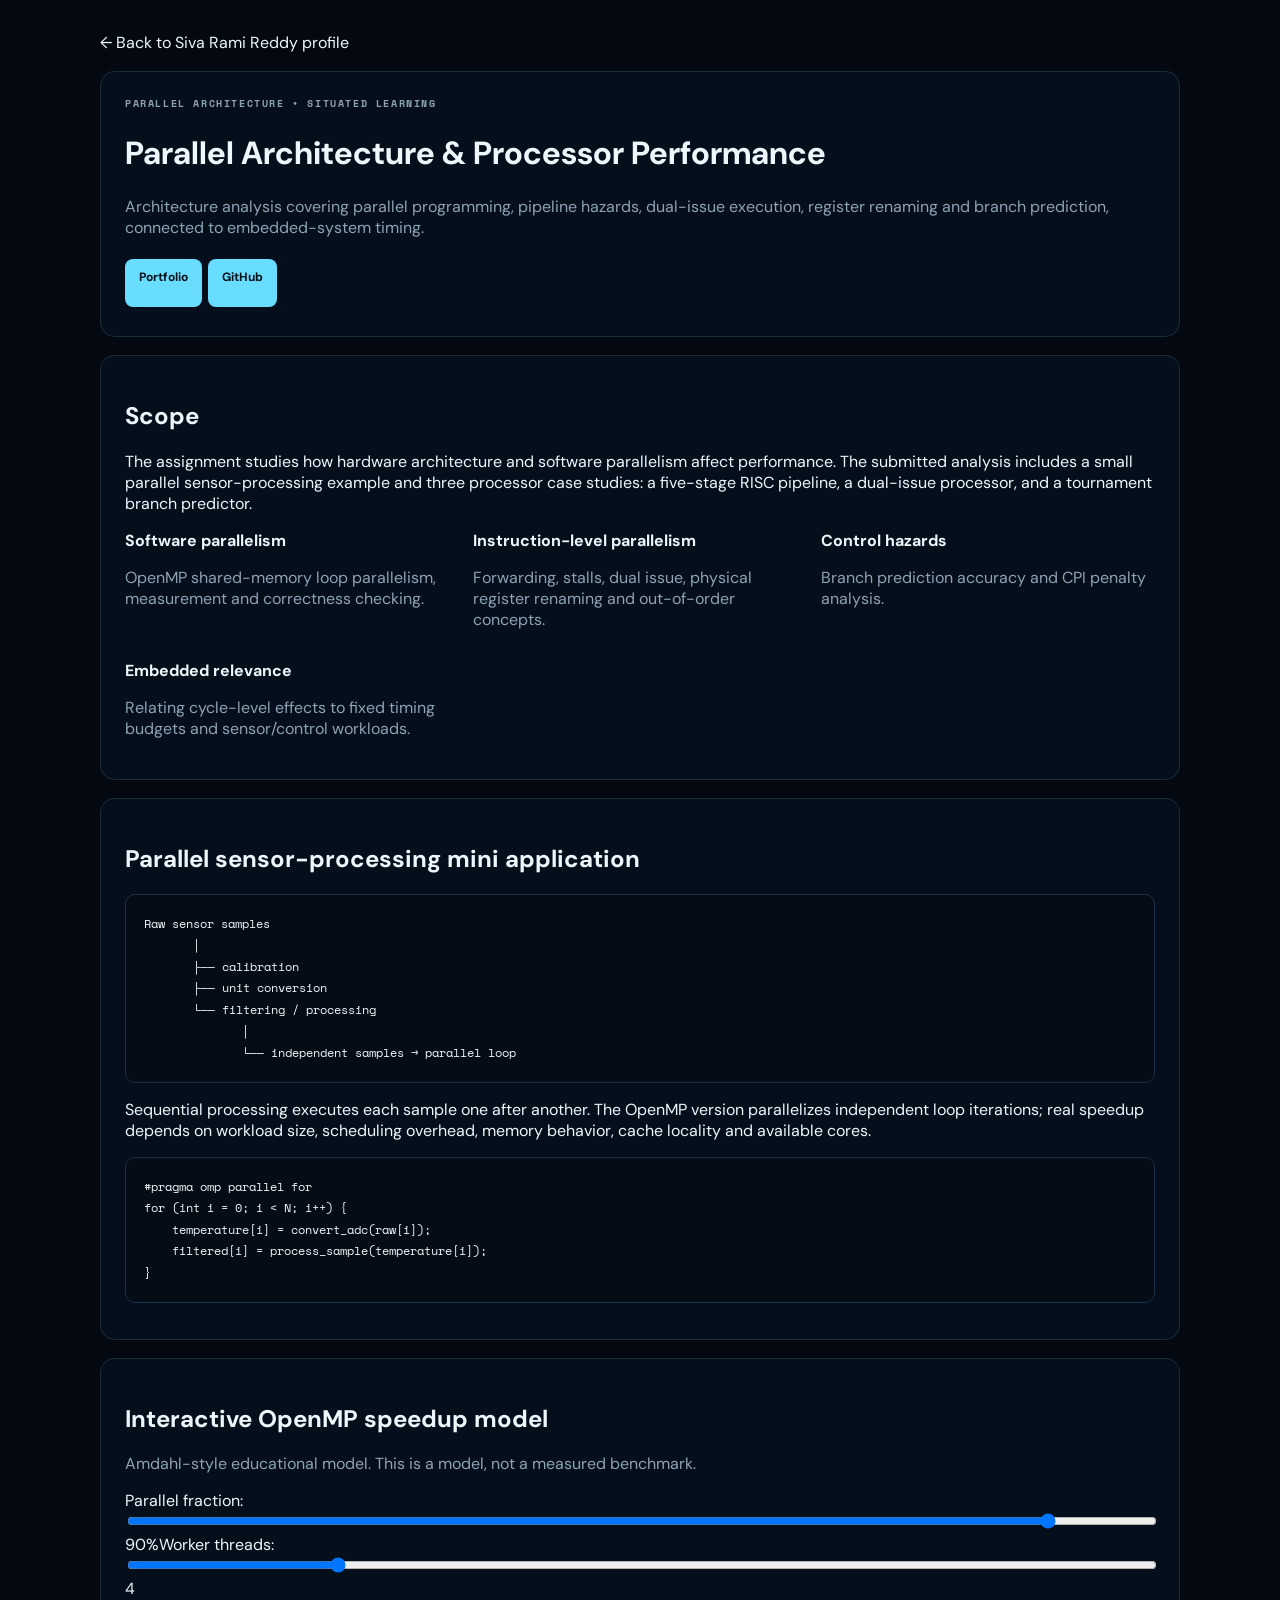
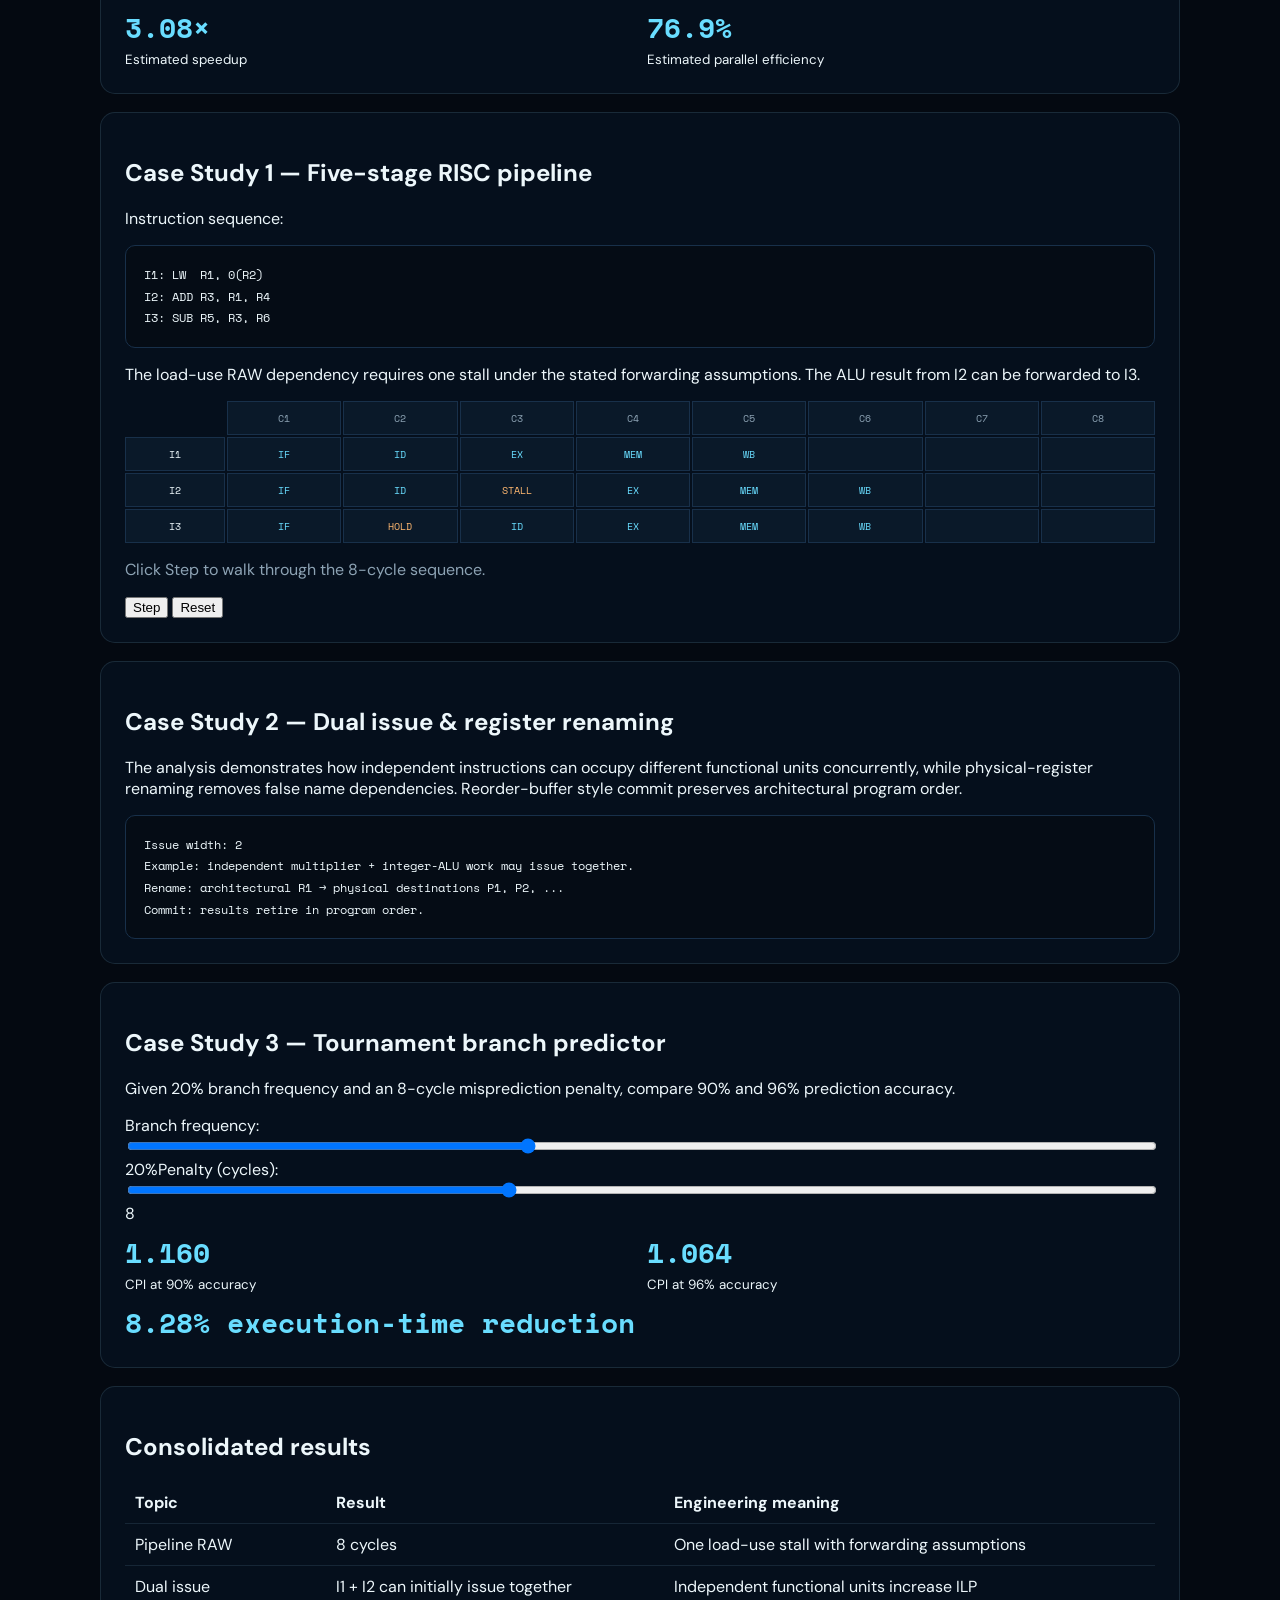
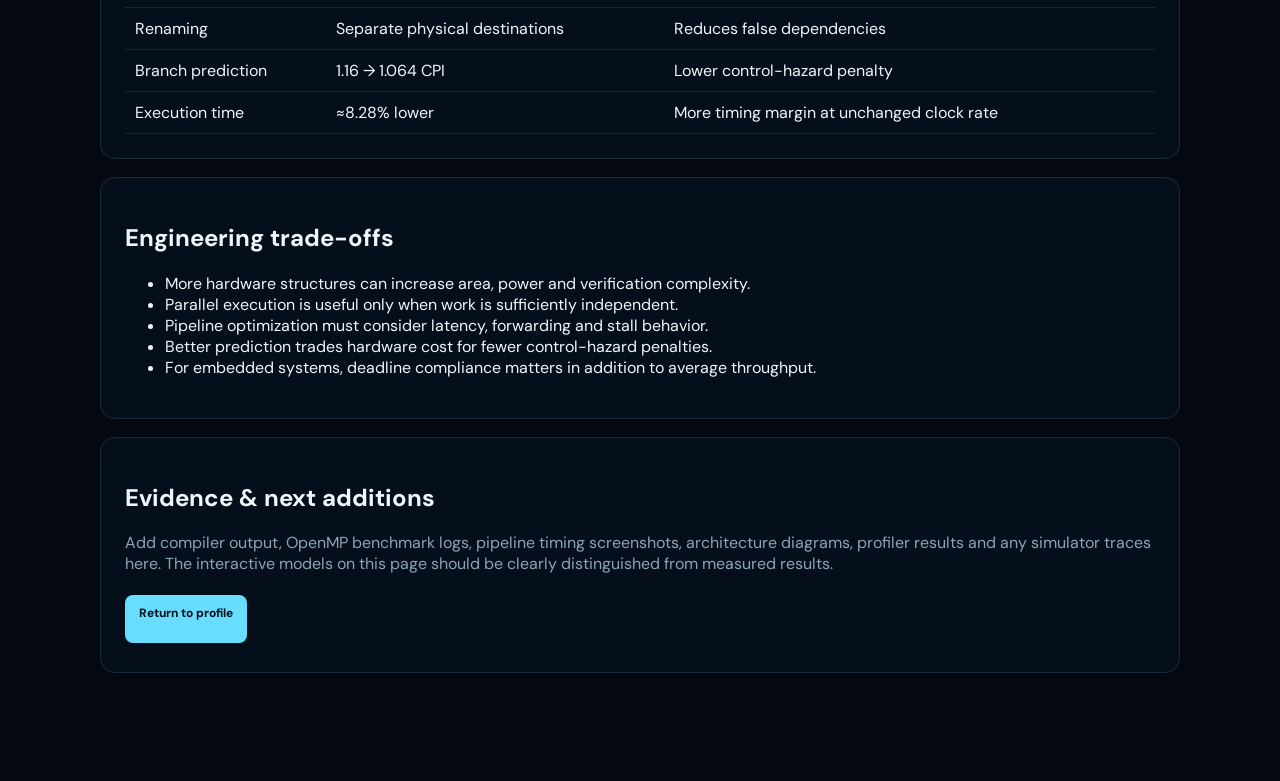
<file: assignments/pad/index.html>
<!doctype html><html lang="en"><head><meta charset="utf-8"><meta name="viewport" content="width=device-width,initial-scale=1"><title>Parallel Architecture | Siva Rami Reddy</title><link rel="stylesheet" href="../../style.css"><style>.page{max-width:1120px;margin:auto;padding:32px 20px 90px}.box{background:rgba(7,18,31,.82);border:1px solid rgba(150,205,232,.14);border-radius:15px;padding:24px;margin:18px 0}.grid2{display:grid;grid-template-columns:repeat(auto-fit,minmax(280px,1fr));gap:14px}.flow{font:12px 'Space Mono',monospace;white-space:pre-wrap;background:#050c15;border:1px solid #18304a;border-radius:10px;padding:18px;line-height:1.8;overflow:auto}.btn{display:inline-block;padding:10px 14px;border-radius:8px;background:#69ddff;color:#031018;font-weight:700;margin:5px 6px 5px 0}.muted{color:#8da3b4}.sim input{width:100%}.sim button{padding:10px 14px;border:0;border-radius:8px;cursor:pointer}.metric{font:700 28px 'Space Mono',monospace;color:#69ddff;margin-top:8px}table{width:100%;border-collapse:collapse}th,td{padding:10px;border-bottom:1px solid rgba(150,205,232,.12);text-align:left}.pipe{display:grid;grid-template-columns:100px repeat(8,minmax(42px,1fr));gap:2px;overflow:auto}.cell{min-height:34px;background:#0a1929;border:1px solid #18304a;display:grid;place-items:center;font:10px 'Space Mono',monospace}.head{color:#8da3b4}.tok{color:#69ddff}.stall{color:#ffb870}</style></head><body><main class="page"><a href="../../index.html">← Back to Siva Rami Reddy profile</a><header class="box"><span class="eyebrow">PARALLEL ARCHITECTURE • SITUATED LEARNING</span><h1>Parallel Architecture & Processor Performance</h1><p class="muted">Architecture analysis covering parallel programming, pipeline hazards, dual-issue execution, register renaming and branch prediction, connected to embedded-system timing.</p><a class="btn" href="../../index.html">Portfolio</a><a class="btn" href="https://github.com/sivaramireddy18">GitHub</a></header>
<section class="box"><h2>Scope</h2><p>The assignment studies how hardware architecture and software parallelism affect performance. The submitted analysis includes a small parallel sensor-processing example and three processor case studies: a five-stage RISC pipeline, a dual-issue processor, and a tournament branch predictor.</p><div class="grid2"><div><b>Software parallelism</b><p class="muted">OpenMP shared-memory loop parallelism, measurement and correctness checking.</p></div><div><b>Instruction-level parallelism</b><p class="muted">Forwarding, stalls, dual issue, physical register renaming and out-of-order concepts.</p></div><div><b>Control hazards</b><p class="muted">Branch prediction accuracy and CPI penalty analysis.</p></div><div><b>Embedded relevance</b><p class="muted">Relating cycle-level effects to fixed timing budgets and sensor/control workloads.</p></div></div></section>
<section class="box"><h2>Parallel sensor-processing mini application</h2><div class="flow">Raw sensor samples
       │
       ├── calibration
       ├── unit conversion
       └── filtering / processing
              │
              └── independent samples → parallel loop</div><p>Sequential processing executes each sample one after another. The OpenMP version parallelizes independent loop iterations; real speedup depends on workload size, scheduling overhead, memory behavior, cache locality and available cores.</p><pre class="flow">#pragma omp parallel for
for (int i = 0; i &lt; N; i++) {
    temperature[i] = convert_adc(raw[i]);
    filtered[i] = process_sample(temperature[i]);
}</pre></section>
<section class="box sim"><h2>Interactive OpenMP speedup model</h2><p class="muted">Amdahl-style educational model. This is a model, not a measured benchmark.</p><label>Parallel fraction: <input id="pf" type="range" min="0" max="100" value="90" oninput="speed()"><span id="pfv">90%</span></label><label>Worker threads: <input id="th" type="range" min="1" max="16" value="4" oninput="speed()"><span id="thv">4</span></label><div class="grid2"><div><div class="metric" id="sp">—</div><small>Estimated speedup</small></div><div><div class="metric" id="eff">—</div><small>Estimated parallel efficiency</small></div></div></section>
<section class="box"><h2>Case Study 1 — Five-stage RISC pipeline</h2><p>Instruction sequence:</p><div class="flow">I1: LW  R1, 0(R2)
I2: ADD R3, R1, R4
I3: SUB R5, R3, R6</div><p>The load-use RAW dependency requires one stall under the stated forwarding assumptions. The ALU result from I2 can be forwarded to I3.</p><div id="pipeline" class="pipe"></div><p id="plog" class="muted">Click Step to walk through the 8-cycle sequence.</p><button onclick="stepPipe()">Step</button> <button onclick="resetPipe()">Reset</button></section>
<section class="box"><h2>Case Study 2 — Dual issue & register renaming</h2><p>The analysis demonstrates how independent instructions can occupy different functional units concurrently, while physical-register renaming removes false name dependencies. Reorder-buffer style commit preserves architectural program order.</p><div class="flow">Issue width: 2
Example: independent multiplier + integer-ALU work may issue together.
Rename: architectural R1 → physical destinations P1, P2, ...
Commit: results retire in program order.</div></section>
<section class="box sim"><h2>Case Study 3 — Tournament branch predictor</h2><p>Given 20% branch frequency and an 8-cycle misprediction penalty, compare 90% and 96% prediction accuracy.</p><label>Branch frequency: <input id="bf" type="range" min="1" max="50" value="20" oninput="cpi()"><span id="bfv">20%</span></label><label>Penalty (cycles): <input id="pen" type="range" min="1" max="20" value="8" oninput="cpi()"><span id="penv">8</span></label><div class="grid2"><div><div class="metric" id="cpi90">1.16</div><small>CPI at 90% accuracy</small></div><div><div class="metric" id="cpi96">1.064</div><small>CPI at 96% accuracy</small></div></div><div class="metric" id="imp">8.28% improvement</div></section>
<section class="box"><h2>Consolidated results</h2><table><tr><th>Topic</th><th>Result</th><th>Engineering meaning</th></tr><tr><td>Pipeline RAW</td><td>8 cycles</td><td>One load-use stall with forwarding assumptions</td></tr><tr><td>Dual issue</td><td>I1 + I2 can initially issue together</td><td>Independent functional units increase ILP</td></tr><tr><td>Renaming</td><td>Separate physical destinations</td><td>Reduces false dependencies</td></tr><tr><td>Branch prediction</td><td>1.16 → 1.064 CPI</td><td>Lower control-hazard penalty</td></tr><tr><td>Execution time</td><td>≈8.28% lower</td><td>More timing margin at unchanged clock rate</td></tr></table></section>
<section class="box"><h2>Engineering trade-offs</h2><ul><li>More hardware structures can increase area, power and verification complexity.</li><li>Parallel execution is useful only when work is sufficiently independent.</li><li>Pipeline optimization must consider latency, forwarding and stall behavior.</li><li>Better prediction trades hardware cost for fewer control-hazard penalties.</li><li>For embedded systems, deadline compliance matters in addition to average throughput.</li></ul></section>
<section class="box"><h2>Evidence & next additions</h2><p class="muted">Add compiler output, OpenMP benchmark logs, pipeline timing screenshots, architecture diagrams, profiler results and any simulator traces here. The interactive models on this page should be clearly distinguished from measured results.</p><a class="btn" href="../../index.html">Return to profile</a></section></main><script>function speed(){const p=+pf.value/100,t=+th.value;pfv.textContent=Math.round(p*100)+'%';thv.textContent=t;const s=1/((1-p)+p/t);sp.textContent=s.toFixed(2)+'×';eff.textContent=(s/t*100).toFixed(1)+'%'}function cpi(){const b=+bf.value/100,penalty=+pen.value;bfv.textContent=Math.round(b*100)+'%';penv.textContent=penalty;const a=1+b*.10*penalty,d=1+b*.04*penalty;cpi90.textContent=a.toFixed(3);cpi96.textContent=d.toFixed(3);imp.textContent=((a-d)/a*100).toFixed(2)+'% execution-time reduction'}let pc=0;const seq=[['I1','IF','ID','EX','MEM','WB'],['I2','IF','ID','STALL','EX','MEM','WB'],['I3','IF','HOLD','ID','EX','MEM','WB']];function draw(){let h='<div></div>';for(let c=1;c<=8;c++)h+='<div class="cell head">C'+c+'</div>';seq.forEach((r,i)=>{h+='<div class="cell">'+r[0]+'</div>';for(let c=1;c<=8;c++){let v=r[c]||'';h+='<div class="cell '+(v==='STALL'||v==='HOLD'?'stall':'tok')+'">'+v+'</div>'}});pipeline.innerHTML=h}function stepPipe(){pc=Math.min(8,pc+1);draw();plog.textContent=pc<8?'Cycle '+pc+' — observe forwarding/stall behavior.':'Sequence complete: 8 cycles including one load-use stall.'}function resetPipe(){pc=0;draw();plog.textContent='Reset. Click Step to walk through the sequence.'}speed();cpi();draw();</script></body></html>
</file>
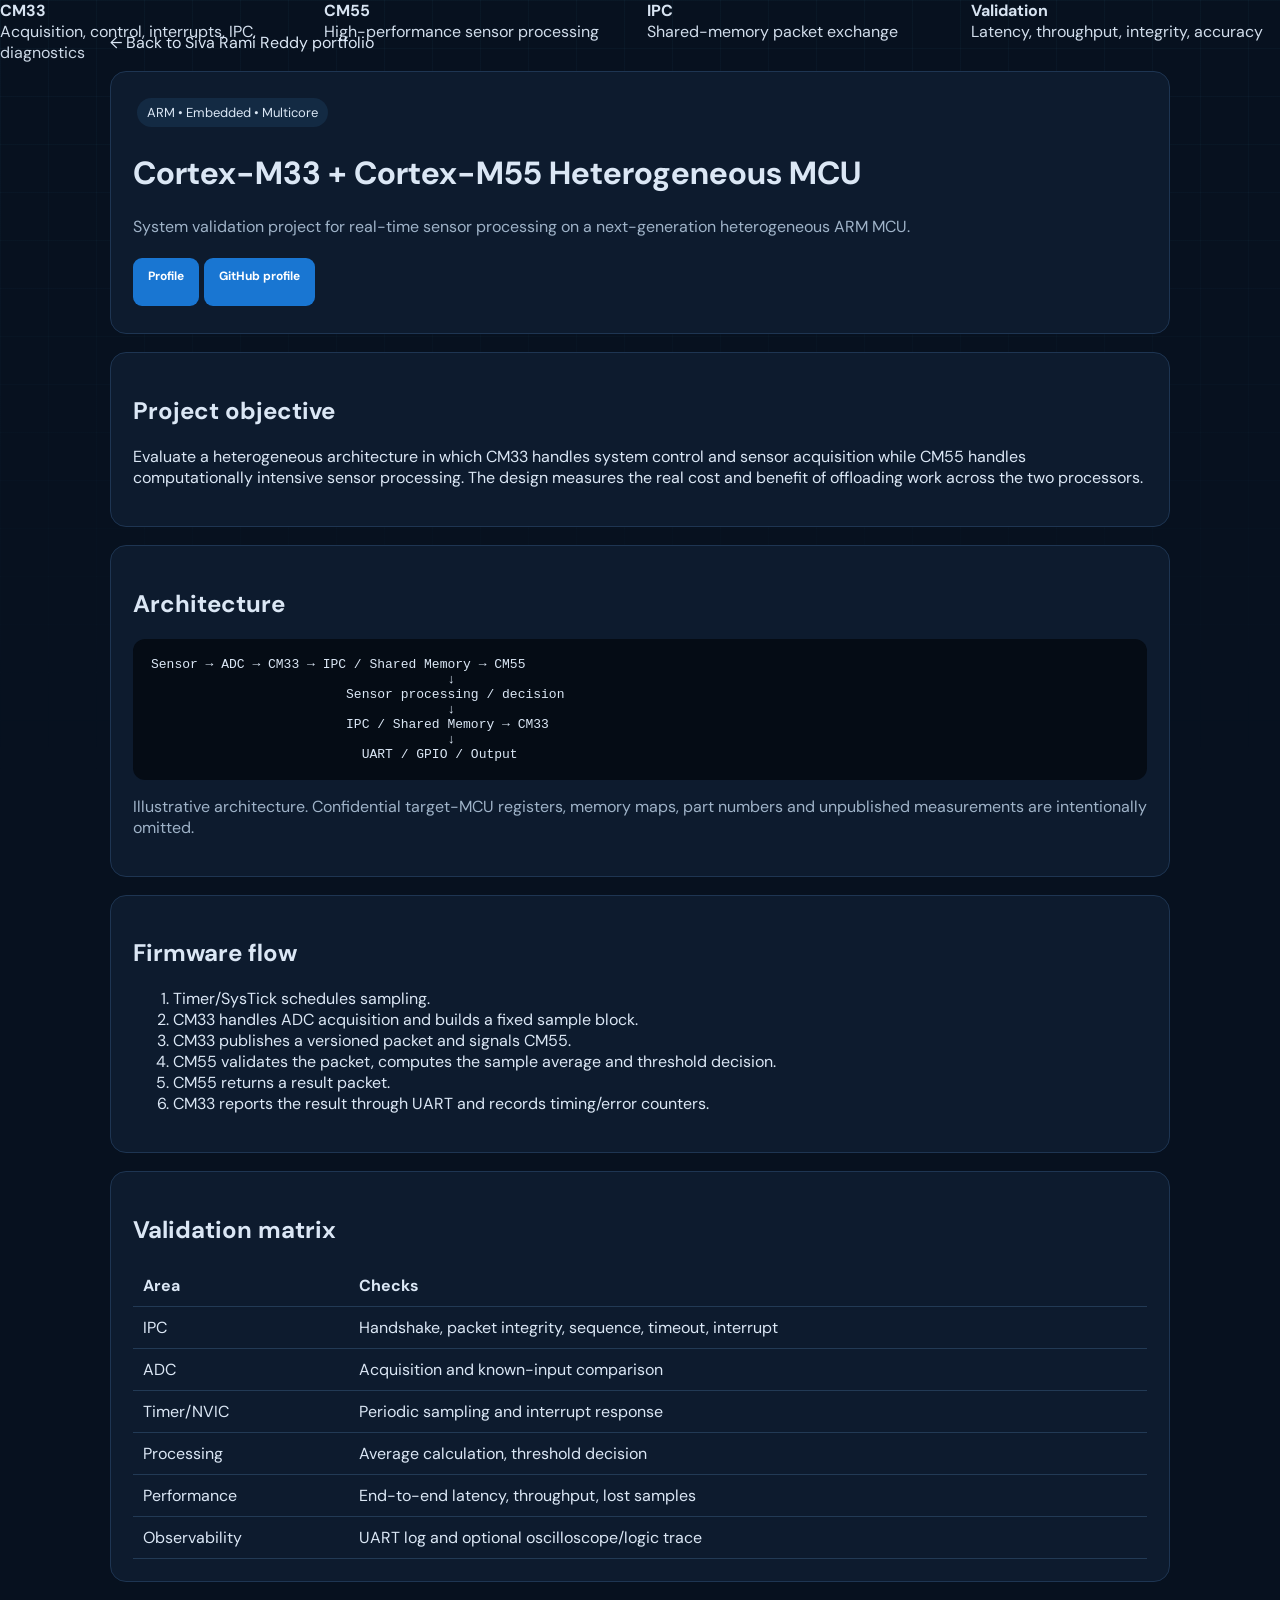
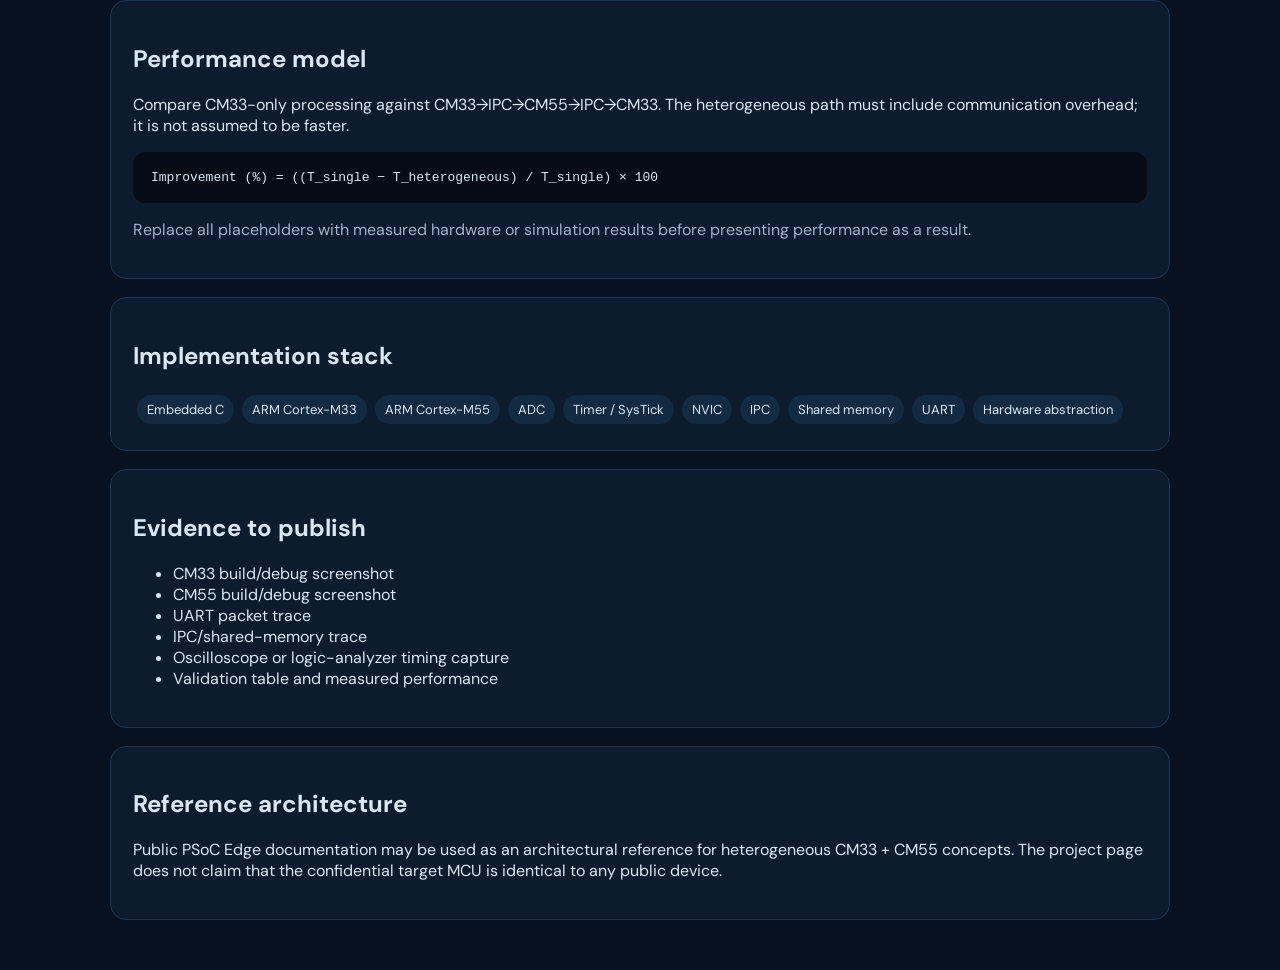
<file: projects/cm33-cm55/index.html>
<!doctype html>
<html lang="en"><head><meta charset="utf-8"><meta name="viewport" content="width=device-width,initial-scale=1"><title>CM33 + CM55 Validation Project | Siva Rami Reddy</title><link rel="stylesheet" href="../../style.css"><style>body{background:#07111f;color:#dbe7f5}.wrap{max-width:1100px;margin:auto;padding:32px 20px}.card{background:#0d1b2e;border:1px solid #1e3552;border-radius:16px;padding:22px;margin:18px 0}.grid{display:grid;grid-template-columns:repeat(auto-fit,minmax(220px,1fr));gap:14px}.pill{display:inline-block;padding:6px 10px;border-radius:999px;background:#132a43;margin:4px;font-size:13px}.flow{font-family:monospace;background:#050c15;padding:18px;border-radius:12px;overflow:auto;white-space:pre}.btn{display:inline-block;padding:10px 15px;border-radius:9px;background:#1976d2;color:#fff;text-decoration:none;margin:5px 5px 5px 0}.muted{color:#9fb3c8}table{width:100%;border-collapse:collapse}td,th{padding:10px;border-bottom:1px solid #223a55;text-align:left}</style></head>
<body><main class="wrap"><a href="../../index.html">← Back to Siva Rami Reddy portfolio</a><header class="card"><span class="pill">ARM • Embedded • Multicore</span><h1>Cortex-M33 + Cortex-M55 Heterogeneous MCU</h1><p class="muted">System validation project for real-time sensor processing on a next-generation heterogeneous ARM MCU.</p><a class="btn" href="../../index.html">Profile</a><a class="btn" href="https://github.com/sivaramireddy18">GitHub profile</a></header>
<section class="card"><h2>Project objective</h2><p>Evaluate a heterogeneous architecture in which CM33 handles system control and sensor acquisition while CM55 handles computationally intensive sensor processing. The design measures the real cost and benefit of offloading work across the two processors.</p><div class="grid"><div><b>CM33</b><br>Acquisition, control, interrupts, IPC, diagnostics</div><div><b>CM55</b><br>High-performance sensor processing</div><div><b>IPC</b><br>Shared-memory packet exchange</div><div><b>Validation</b><br>Latency, throughput, integrity, accuracy</div></div></section>
<section class="card"><h2>Architecture</h2><div class="flow">Sensor → ADC → CM33 → IPC / Shared Memory → CM55
                                      ↓
                         Sensor processing / decision
                                      ↓
                         IPC / Shared Memory → CM33
                                      ↓
                           UART / GPIO / Output</div><p class="muted">Illustrative architecture. Confidential target-MCU registers, memory maps, part numbers and unpublished measurements are intentionally omitted.</p></section>
<section class="card"><h2>Firmware flow</h2><ol><li>Timer/SysTick schedules sampling.</li><li>CM33 handles ADC acquisition and builds a fixed sample block.</li><li>CM33 publishes a versioned packet and signals CM55.</li><li>CM55 validates the packet, computes the sample average and threshold decision.</li><li>CM55 returns a result packet.</li><li>CM33 reports the result through UART and records timing/error counters.</li></ol></section>
<section class="card"><h2>Validation matrix</h2><table><tr><th>Area</th><th>Checks</th></tr><tr><td>IPC</td><td>Handshake, packet integrity, sequence, timeout, interrupt</td></tr><tr><td>ADC</td><td>Acquisition and known-input comparison</td></tr><tr><td>Timer/NVIC</td><td>Periodic sampling and interrupt response</td></tr><tr><td>Processing</td><td>Average calculation, threshold decision</td></tr><tr><td>Performance</td><td>End-to-end latency, throughput, lost samples</td></tr><tr><td>Observability</td><td>UART log and optional oscilloscope/logic trace</td></tr></table></section>
<section class="card"><h2>Performance model</h2><p>Compare CM33-only processing against CM33→IPC→CM55→IPC→CM33. The heterogeneous path must include communication overhead; it is not assumed to be faster.</p><div class="flow">Improvement (%) = ((T_single − T_heterogeneous) / T_single) × 100</div><p class="muted">Replace all placeholders with measured hardware or simulation results before presenting performance as a result.</p></section>
<section class="card"><h2>Implementation stack</h2><span class="pill">Embedded C</span><span class="pill">ARM Cortex-M33</span><span class="pill">ARM Cortex-M55</span><span class="pill">ADC</span><span class="pill">Timer / SysTick</span><span class="pill">NVIC</span><span class="pill">IPC</span><span class="pill">Shared memory</span><span class="pill">UART</span><span class="pill">Hardware abstraction</span></section>
<section class="card"><h2>Evidence to publish</h2><ul><li>CM33 build/debug screenshot</li><li>CM55 build/debug screenshot</li><li>UART packet trace</li><li>IPC/shared-memory trace</li><li>Oscilloscope or logic-analyzer timing capture</li><li>Validation table and measured performance</li></ul></section>
<section class="card"><h2>Reference architecture</h2><p>Public PSoC Edge documentation may be used as an architectural reference for heterogeneous CM33 + CM55 concepts. The project page does not claim that the confidential target MCU is identical to any public device.</p></section></main></body></html>
</file>
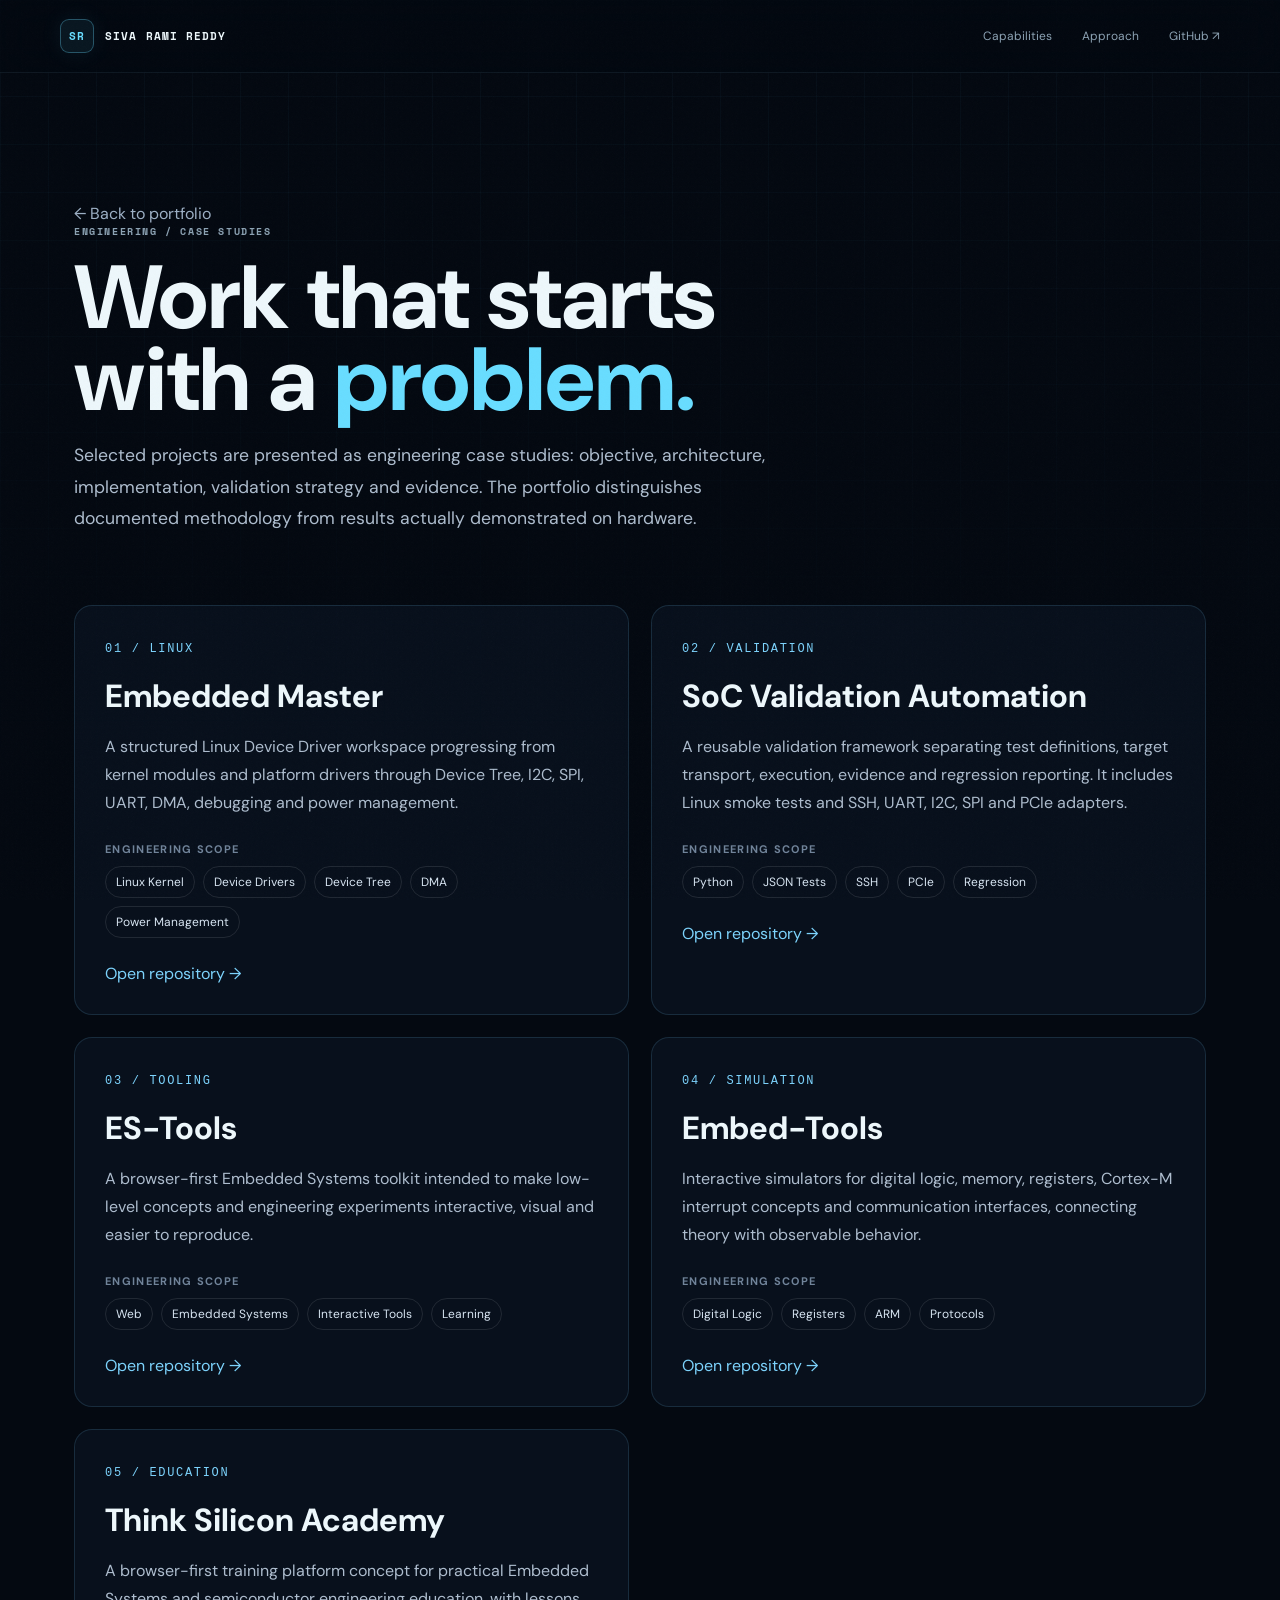
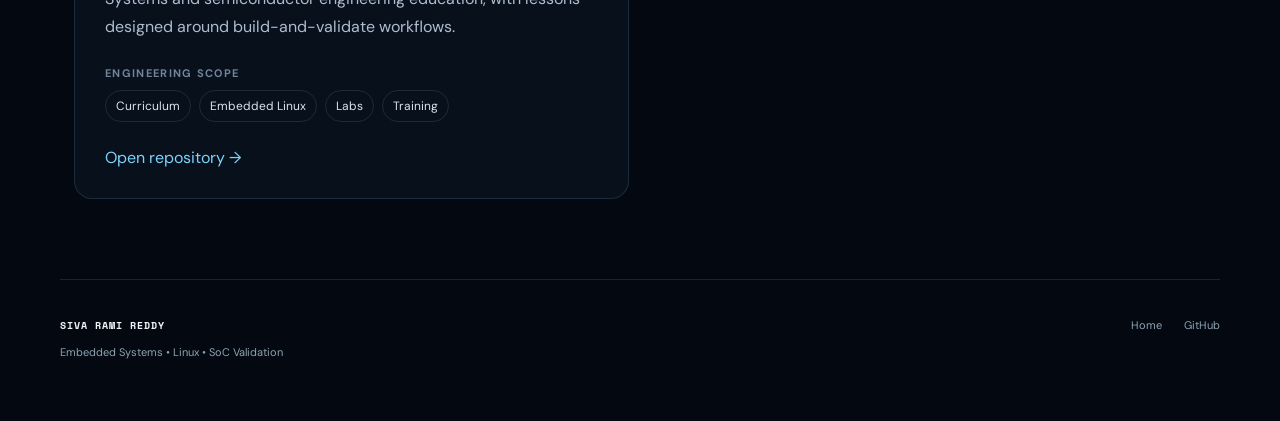
<file: projects.html>
<!DOCTYPE html>
<html lang="en">
<head>
<meta charset="UTF-8"><meta name="viewport" content="width=device-width,initial-scale=1">
<meta name="description" content="Siva Rami Reddy — Engineering project case studies across Linux, embedded systems and SoC validation.">
<title>Engineering Projects | Siva Rami Reddy</title>
<link rel="stylesheet" href="style.css">
<style>
.case-page{max-width:1180px;margin:auto;padding:130px 24px 80px}.case-hero{max-width:820px;margin-bottom:70px}.case-hero h1{font-size:clamp(3rem,7vw,6.5rem);line-height:.92;margin:18px 0}.case-hero h1 span{color:var(--accent,#7dd3fc)}.case-hero p{font-size:1.1rem;line-height:1.8;max-width:720px;color:#aebdce}.case-grid{display:grid;grid-template-columns:repeat(2,1fr);gap:22px}.case-card{border:1px solid rgba(125,211,252,.14);background:rgba(10,20,34,.72);padding:30px;border-radius:18px;transition:.3s}.case-card:hover{transform:translateY(-5px);border-color:rgba(125,211,252,.4)}.case-card .num{font:12px monospace;color:#7dd3fc;letter-spacing:.14em}.case-card h2{font-size:2rem;margin:18px 0 12px}.case-card p{color:#aebdce;line-height:1.75}.case-card h4{font-size:11px;letter-spacing:.12em;color:#71849a;margin:25px 0 10px}.chips{display:flex;flex-wrap:wrap;gap:8px}.chips span{padding:7px 10px;border:1px solid rgba(255,255,255,.1);border-radius:999px;font-size:12px;color:#d8e5f2}.case-link{display:inline-block;margin-top:25px;color:#7dd3fc;text-decoration:none}.case-link:hover{text-decoration:underline}.back{color:#9db0c5;text-decoration:none}.back:hover{color:#fff}@media(max-width:760px){.case-grid{grid-template-columns:1fr}.case-page{padding-top:105px}}
</style>
</head>
<body>
<div class="noise" aria-hidden="true"></div><div class="grid" aria-hidden="true"></div>
<header class="nav-wrap"><nav class="nav container"><a class="brand" href="index.html"><span class="brand-mark">SR</span><span>SIVA RAMI REDDY</span></a><div class="nav-links"><a href="index.html#capabilities">Capabilities</a><a href="index.html#method">Approach</a><a href="https://github.com/sivaramireddy18" target="_blank" rel="noreferrer">GitHub ↗</a></div></nav></header>
<main class="case-page">
<a class="back" href="index.html">← Back to portfolio</a>
<section class="case-hero"><div class="section-label">ENGINEERING / CASE STUDIES</div><h1>Work that starts<br>with a <span>problem.</span></h1><p>Selected projects are presented as engineering case studies: objective, architecture, implementation, validation strategy and evidence. The portfolio distinguishes documented methodology from results actually demonstrated on hardware.</p></section>
<section class="case-grid">
<article class="case-card"><span class="num">01 / LINUX</span><h2>Embedded Master</h2><p>A structured Linux Device Driver workspace progressing from kernel modules and platform drivers through Device Tree, I2C, SPI, UART, DMA, debugging and power management.</p><h4>ENGINEERING SCOPE</h4><div class="chips"><span>Linux Kernel</span><span>Device Drivers</span><span>Device Tree</span><span>DMA</span><span>Power Management</span></div><a class="case-link" href="https://github.com/sivaramireddy18/Embedded_Master" target="_blank" rel="noreferrer">Open repository →</a></article>
<article class="case-card"><span class="num">02 / VALIDATION</span><h2>SoC Validation Automation</h2><p>A reusable validation framework separating test definitions, target transport, execution, evidence and regression reporting. It includes Linux smoke tests and SSH, UART, I2C, SPI and PCIe adapters.</p><h4>ENGINEERING SCOPE</h4><div class="chips"><span>Python</span><span>JSON Tests</span><span>SSH</span><span>PCIe</span><span>Regression</span></div><a class="case-link" href="https://github.com/sivaramireddy18/Knowledge-Hub-Embedded-Systems" target="_blank" rel="noreferrer">Open repository →</a></article>
<article class="case-card"><span class="num">03 / TOOLING</span><h2>ES-Tools</h2><p>A browser-first Embedded Systems toolkit intended to make low-level concepts and engineering experiments interactive, visual and easier to reproduce.</p><h4>ENGINEERING SCOPE</h4><div class="chips"><span>Web</span><span>Embedded Systems</span><span>Interactive Tools</span><span>Learning</span></div><a class="case-link" href="https://github.com/sivaramireddy18/ES-Tools" target="_blank" rel="noreferrer">Open repository →</a></article>
<article class="case-card"><span class="num">04 / SIMULATION</span><h2>Embed-Tools</h2><p>Interactive simulators for digital logic, memory, registers, Cortex-M interrupt concepts and communication interfaces, connecting theory with observable behavior.</p><h4>ENGINEERING SCOPE</h4><div class="chips"><span>Digital Logic</span><span>Registers</span><span>ARM</span><span>Protocols</span></div><a class="case-link" href="https://github.com/sivaramireddy18/Embed-Tools" target="_blank" rel="noreferrer">Open repository →</a></article>
<article class="case-card"><span class="num">05 / EDUCATION</span><h2>Think Silicon Academy</h2><p>A browser-first training platform concept for practical Embedded Systems and semiconductor engineering education, with lessons designed around build-and-validate workflows.</p><h4>ENGINEERING SCOPE</h4><div class="chips"><span>Curriculum</span><span>Embedded Linux</span><span>Labs</span><span>Training</span></div><a class="case-link" href="https://github.com/sivaramireddy18/Think-Silicon-Academy" target="_blank" rel="noreferrer">Open repository →</a></article>
</section>
</main>
<footer class="footer container"><div><strong>SIVA RAMI REDDY</strong><span>Embedded Systems • Linux • SoC Validation</span></div><div class="footer-links"><a href="index.html">Home</a><a href="https://github.com/sivaramireddy18" target="_blank" rel="noreferrer">GitHub</a></div></footer>
</body></html>
</file>
<file: style.css>
@import url('https://fonts.googleapis.com/css2?family=DM+Sans:wght@400;500;600;700&family=Space+Mono:wght@400;700&display=swap');
:root{--bg:#040911;--panel:#07121f;--line:rgba(150,205,232,.14);--line2:rgba(104,217,255,.32);--text:#edf7fb;--muted:#8da3b4;--accent:#69ddff;--accent2:#9a8cff;--ok:#72f5b6;--shadow:0 30px 90px rgba(0,0,0,.42)}
*{box-sizing:border-box}html{scroll-behavior:smooth}html:before{content:'';position:fixed;left:0;top:0;width:var(--scroll-progress,0%);height:2px;background:var(--accent);z-index:100;box-shadow:0 0 14px rgba(105,221,255,.6)}body{margin:0;background:var(--bg);color:var(--text);font-family:'DM Sans',system-ui,sans-serif;overflow-x:hidden}a{color:inherit;text-decoration:none}.container{width:min(1160px,calc(100% - 44px));margin:auto}
.noise{position:fixed;inset:0;z-index:30;pointer-events:none;opacity:.025;background-image:url("data:image/svg+xml,%3Csvg xmlns='http://www.w3.org/2000/svg' width='180' height='180'%3E%3Cfilter id='n'%3E%3CfeTurbulence baseFrequency='.8' numOctaves='3' stitchTiles='stitch'/%3E%3C/filter%3E%3Crect width='100%25' height='100%25' filter='url(%23n)'/%3E%3C/svg%3E")}.grid{position:fixed;inset:0;z-index:-5;background-image:linear-gradient(rgba(104,217,255,.035) 1px,transparent 1px),linear-gradient(90deg,rgba(104,217,255,.035) 1px,transparent 1px);background-size:48px 48px;mask-image:linear-gradient(to bottom,#000,transparent 88%)}.orb{position:fixed;width:480px;height:480px;border-radius:50%;filter:blur(120px);opacity:.09;z-index:-4;animation:float 12s ease-in-out infinite}.orb-a{background:var(--accent);right:-180px;top:-180px}.orb-b{background:var(--accent2);left:-200px;bottom:-260px;animation-delay:-6s}
.nav-wrap{position:sticky;top:0;z-index:20;background:rgba(4,9,17,.72);backdrop-filter:blur(20px);border-bottom:1px solid rgba(150,205,232,.08)}.nav{height:72px;display:flex;align-items:center;justify-content:space-between}.brand{display:flex;align-items:center;gap:11px;font:700 11px 'Space Mono',monospace;letter-spacing:.1em}.brand-mark{display:grid;place-items:center;width:34px;height:34px;border:1px solid var(--line2);border-radius:9px;color:var(--accent);background:rgba(105,221,255,.07);box-shadow:0 0 22px rgba(105,221,255,.08)}.nav-links{display:flex;gap:30px;color:var(--muted);font-size:12px}.nav-links a{position:relative;transition:.25s}.nav-links a:after{content:'';position:absolute;left:0;right:100%;bottom:-8px;height:1px;background:var(--accent);transition:.25s}.nav-links a:hover,.nav-links a.active{color:var(--text)}.nav-links a.active:after{right:0}
.hero{min-height:calc(100vh - 72px);display:grid;grid-template-columns:1.02fr .98fr;align-items:center;gap:68px;padding:90px 0 80px}.eyebrow,.section-label{font:700 10px 'Space Mono',monospace;letter-spacing:.16em;color:var(--muted)}.eyebrow{display:flex;align-items:center;gap:10px}.pulse{width:7px;height:7px;border-radius:50%;background:var(--ok);box-shadow:0 0 16px var(--ok);animation:pulse 1.8s infinite}.hero h1{font-size:clamp(54px,7.5vw,88px);line-height:.91;letter-spacing:-.065em;margin:25px 0 30px}.accent{color:var(--accent);text-shadow:0 0 45px rgba(105,221,255,.13)}.hero-text{max-width:650px;color:var(--muted);font-size:17px;line-height:1.8}.hero-text strong{color:var(--text)}.hero-actions{display:flex;gap:11px;margin-top:31px;flex-wrap:wrap}.btn{min-height:48px;padding:0 18px;display:inline-flex;align-items:center;gap:10px;border-radius:8px;font-size:12px;font-weight:700;transition:.25s}.btn:hover{transform:translateY(-3px)}.btn-primary{color:#031018;background:var(--accent);box-shadow:0 15px 38px rgba(105,221,255,.14)}.btn-ghost{border:1px solid var(--line);background:rgba(255,255,255,.025)}.btn-ghost:hover{border-color:var(--line2)}.hero-meta{display:flex;align-items:center;gap:12px;margin-top:28px;color:#667f90;font:9px 'Space Mono',monospace;letter-spacing:.08em}.hero-meta i{width:3px;height:3px;border-radius:50%;background:#476170}
.signal-panel{border:1px solid var(--line);border-radius:18px;background:linear-gradient(145deg,rgba(11,25,42,.94),rgba(4,11,20,.94));box-shadow:var(--shadow);overflow:hidden;transform:perspective(1100px) rotateY(-5deg) rotateX(2deg);transition:transform .45s}.signal-panel:hover{transform:perspective(1100px) rotateY(0) rotateX(0) translateY(-5px)}.panel-head,.panel-foot{min-height:45px;padding:0 17px;display:flex;align-items:center;gap:10px;border-bottom:1px solid var(--line);font:9px 'Space Mono',monospace;color:var(--muted);letter-spacing:.08em}.panel-head{justify-content:space-between}.panel-foot{justify-content:center;border:0;border-top:1px solid var(--line);flex-wrap:wrap}.panel-foot b{color:var(--accent);font-weight:400}.status{display:flex;align-items:center;gap:7px;color:var(--ok)}.status i{width:6px;height:6px;border-radius:50%;background:var(--ok);box-shadow:0 0 10px var(--ok)}.signal-content{min-height:390px;display:grid;grid-template-columns:170px 1fr;gap:24px;align-items:center;padding:40px}.chip{position:relative;width:145px;height:185px;margin:auto;border:1px solid rgba(105,221,255,.38);border-radius:13px;background:radial-gradient(circle at 50% 45%,rgba(105,221,255,.15),transparent 44%),linear-gradient(160deg,#11263a,#050c15);box-shadow:inset 0 0 45px rgba(105,221,255,.06),0 0 40px rgba(105,221,255,.05)}.chip-label{position:absolute;top:15px;width:100%;text-align:center;color:var(--accent);font:700 10px 'Space Mono',monospace;letter-spacing:.22em}.chip-core{position:absolute;left:43px;top:61px;width:58px;height:58px;border:1px solid rgba(105,221,255,.45);display:grid;grid-template-columns:1fr 1fr;gap:5px;padding:8px;background:rgba(105,221,255,.035)}.chip-core span{border:1px solid rgba(105,221,255,.22);background:rgba(105,221,255,.07);animation:core 2s infinite}.chip-core span:nth-child(2){animation-delay:.3s}.chip-core span:nth-child(3){animation-delay:.6s}.chip-core span:nth-child(4){animation-delay:.9s}.pin{position:absolute;width:11px;height:2px;background:var(--accent);opacity:.75}.p1{left:-11px;top:35px}.p2{left:-11px;top:71px}.p3{left:-11px;top:107px}.p4{left:-11px;top:143px}.p5{right:-11px;top:48px}.p6{right:-11px;top:84px}.p7{right:-11px;top:120px}.p8{right:-11px;top:156px}.signal-lines{display:flex;flex-direction:column;gap:25px}.line{display:grid;grid-template-columns:48px 1fr;align-items:center;gap:10px}.line-label{font:10px 'Space Mono',monospace;color:var(--muted)}.trace{height:25px;position:relative;overflow:hidden;background:linear-gradient(180deg,transparent 47%,rgba(105,221,255,.13) 49%,rgba(105,221,255,.13) 51%,transparent 53%)}.trace:before{content:'';position:absolute;inset:0;background:linear-gradient(90deg,transparent 0 5%,var(--accent) 5% 10%,transparent 10% 17%,var(--accent) 17% 24%,transparent 24% 33%,var(--accent) 33% 40%,transparent 40% 52%,var(--accent) 52% 59%,transparent 59% 70%,var(--accent) 70% 78%,transparent 78% 88%,var(--accent) 88% 94%,transparent 94%);transform:translateX(-35%);animation:signal 2.1s linear infinite;filter:drop-shadow(0 0 5px rgba(105,221,255,.65))}.trace.delay:before{animation-duration:2.6s;animation-delay:.4s}.trace.fast:before{animation-duration:1.55s}.trace.slow:before{animation-duration:3.1s}
.ticker{overflow:hidden;border-block:1px solid rgba(150,205,232,.08);background:rgba(7,16,28,.7);white-space:nowrap}.ticker-track{width:max-content;display:flex;align-items:center;gap:27px;padding:15px 0;color:#7890a1;font:700 9px 'Space Mono',monospace;letter-spacing:.12em;animation:marquee 32s linear infinite}.ticker b{color:var(--accent);font-size:7px}
.section{padding:115px 0}.section-heading{margin-bottom:32px}.section-heading h2{font-size:clamp(37px,5vw,62px);line-height:.98;letter-spacing:-.055em;margin:16px 0 0}.section-heading h2 span,.method-intro span,.closing-content span{color:var(--accent)}.split-heading{display:flex;justify-content:space-between;align-items:end;gap:60px}.split-heading>p{max-width:420px;color:var(--muted);line-height:1.8;font-size:14px;margin:0 0 4px}.capability-grid{display:grid;grid-template-columns:1.15fr 1fr 1fr;grid-template-rows:1fr 1fr;gap:13px}.capability-card{min-height:245px;padding:26px;border:1px solid var(--line);border-radius:13px;background:rgba(7,18,31,.7);display:flex;flex-direction:column;justify-content:space-between;transition:.3s}.capability-card:hover{transform:translateY(-5px);border-color:var(--line2);background:rgba(9,24,41,.88)}.capability-main{grid-row:span 2;min-height:505px;background:linear-gradient(155deg,rgba(10,28,46,.9),rgba(6,15,26,.8));border-color:rgba(105,221,255,.22)}.card-num{font:10px 'Space Mono',monospace;color:var(--accent)}.capability-card h3{font-size:23px;letter-spacing:-.025em;margin:0 0 10px}.capability-card p{color:var(--muted);font-size:13px;line-height:1.75;margin:0}.tags{display:flex;gap:7px;flex-wrap:wrap}.tags span{border:1px solid var(--line);border-radius:5px;padding:6px 8px;color:#a5b8c5;font:9px 'Space Mono',monospace}
.work-grid{display:grid;grid-template-columns:1fr 1fr;gap:13px}.project{position:relative;min-height:245px;padding:27px;border:1px solid var(--line);border-radius:13px;background:rgba(7,18,31,.7);transition:.3s;overflow:hidden}.project:hover{transform:translateY(-5px);border-color:var(--line2);background:rgba(9,24,41,.9)}.project:after{content:'';position:absolute;width:180px;height:180px;right:-90px;bottom:-110px;border-radius:50%;background:rgba(105,221,255,.08);filter:blur(25px);transition:.4s}.project:hover:after{transform:scale(1.6)}.project-top{display:flex;justify-content:space-between;color:#708898;font:9px 'Space Mono',monospace;letter-spacing:.08em}.project h3{font-size:30px;letter-spacing:-.04em;margin:48px 0 10px}.project-large h3{margin-top:34px}.project p{color:var(--muted);font-size:13px;line-height:1.75;max-width:560px;margin:0}.project-icon{color:var(--accent);font-size:35px;margin-top:30px}.project-large{min-height:315px}.project-wide{grid-column:1/-1;min-height:210px}.project-wide h3{margin-top:42px}.project-arrow{display:inline-block;margin-top:24px;color:var(--accent);font:10px 'Space Mono',monospace}
.method-shell{padding:34px;border:1px solid var(--line);border-radius:16px;background:linear-gradient(145deg,rgba(8,22,37,.82),rgba(5,12,21,.8))}.method-intro{display:grid;grid-template-columns:1fr 1fr;gap:70px;align-items:end;margin-top:15px}.method-intro h2{font-size:clamp(42px,5.5vw,68px);line-height:.94;letter-spacing:-.06em;margin:0}.method-intro p{color:var(--muted);line-height:1.85;font-size:14px;margin:0}.method-flow{display:flex;align-items:center;justify-content:center;gap:9px;flex-wrap:wrap;margin-top:44px}.method-flow div{padding:10px 11px;border:1px solid var(--line);border-radius:6px;background:rgba(255,255,255,.025);font:9px 'Space Mono',monospace}.method-flow span{color:var(--accent);font-size:11px}.tech-map{border-top:1px solid var(--line);border-bottom:1px solid var(--line)}.tech-group{display:flex;align-items:center;gap:10px;flex-wrap:wrap;padding:22px 0;border-bottom:1px solid rgba(150,205,232,.08)}.tech-group:last-child{border:0}.tech-group>span{width:110px;color:#617889;font:9px 'Space Mono',monospace;letter-spacing:.1em}.tech-group strong{font-size:12px;font-weight:600;padding:8px 11px;border:1px solid var(--line);border-radius:6px;background:rgba(255,255,255,.018)}
.closing{padding:35px 0 120px}.closing-line{height:1px;background:linear-gradient(90deg,var(--accent),transparent)}.closing-content{display:flex;justify-content:space-between;align-items:end;gap:40px;padding-top:45px}.closing-content h2{font-size:clamp(38px,5vw,64px);line-height:.96;letter-spacing:-.055em;margin:15px 0 0}.closing-actions{display:flex;gap:10px;flex-wrap:wrap}.footer{padding:38px 0 60px;border-top:1px solid var(--line);display:flex;justify-content:space-between;gap:20px}.footer strong{display:block;font:700 10px 'Space Mono',monospace;letter-spacing:.1em;margin-bottom:7px}.footer span,.footer-links{color:var(--muted);font-size:11px}.footer-links{display:flex;gap:22px}.footer-links a:hover{color:var(--accent)}
.reveal{opacity:0;transform:translateY(25px);transition:opacity .8s ease,transform .8s ease}.reveal.visible{opacity:1;transform:none}@keyframes signal{from{transform:translateX(-35%)}to{transform:translateX(0)}}@keyframes pulse{0%,100%{transform:scale(1);opacity:.7}50%{transform:scale(1.45);opacity:1}}@keyframes core{0%,100%{opacity:.45}50%{opacity:1;background:rgba(105,221,255,.18)}}@keyframes marquee{to{transform:translateX(-50%)}}@keyframes float{0%,100%{transform:translate(0)}50%{transform:translate(20px,25px)}}
@media(max-width:960px){.hero{grid-template-columns:1fr;gap:45px}.signal-panel{max-width:760px;width:100%;margin:auto}.capability-grid{grid-template-columns:1fr 1fr;grid-template-rows:auto}.capability-main{grid-row:auto;min-height:300px}.split-heading{display:block}.split-heading>p{margin-top:20px}.method-intro{grid-template-columns:1fr;gap:25px}.closing-content{display:block}.closing-actions{margin-top:30px}}
@media(max-width:700px){.container{width:calc(100% - 28px)}.nav-links{gap:14px}.nav-links a:nth-child(2),.nav-links a:nth-child(3){display:none}.brand span:last-child{display:none}.hero{padding:62px 0}.hero h1{font-size:clamp(47px,14vw,67px)}.hero-text{font-size:15px}.hero-meta{flex-wrap:wrap;line-height:1.8}.signal-content{grid-template-columns:1fr;padding:30px 20px}.signal-lines{width:100%}.capability-grid,.work-grid{grid-template-columns:1fr}.project-wide{grid-column:auto}.project-large{min-height:270px}.method-shell{padding:25px 20px}.method-flow{justify-content:flex-start}.tech-group>span{width:100%;margin-bottom:3px}.footer{display:block}.footer-links{margin-top:18px}.ticker-track{animation-duration:24s}}
@media(prefers-reduced-motion:reduce){*,*::before,*::after{scroll-behavior:auto!important;animation:none!important;transition:none!important}.reveal{opacity:1;transform:none}}
</file>
